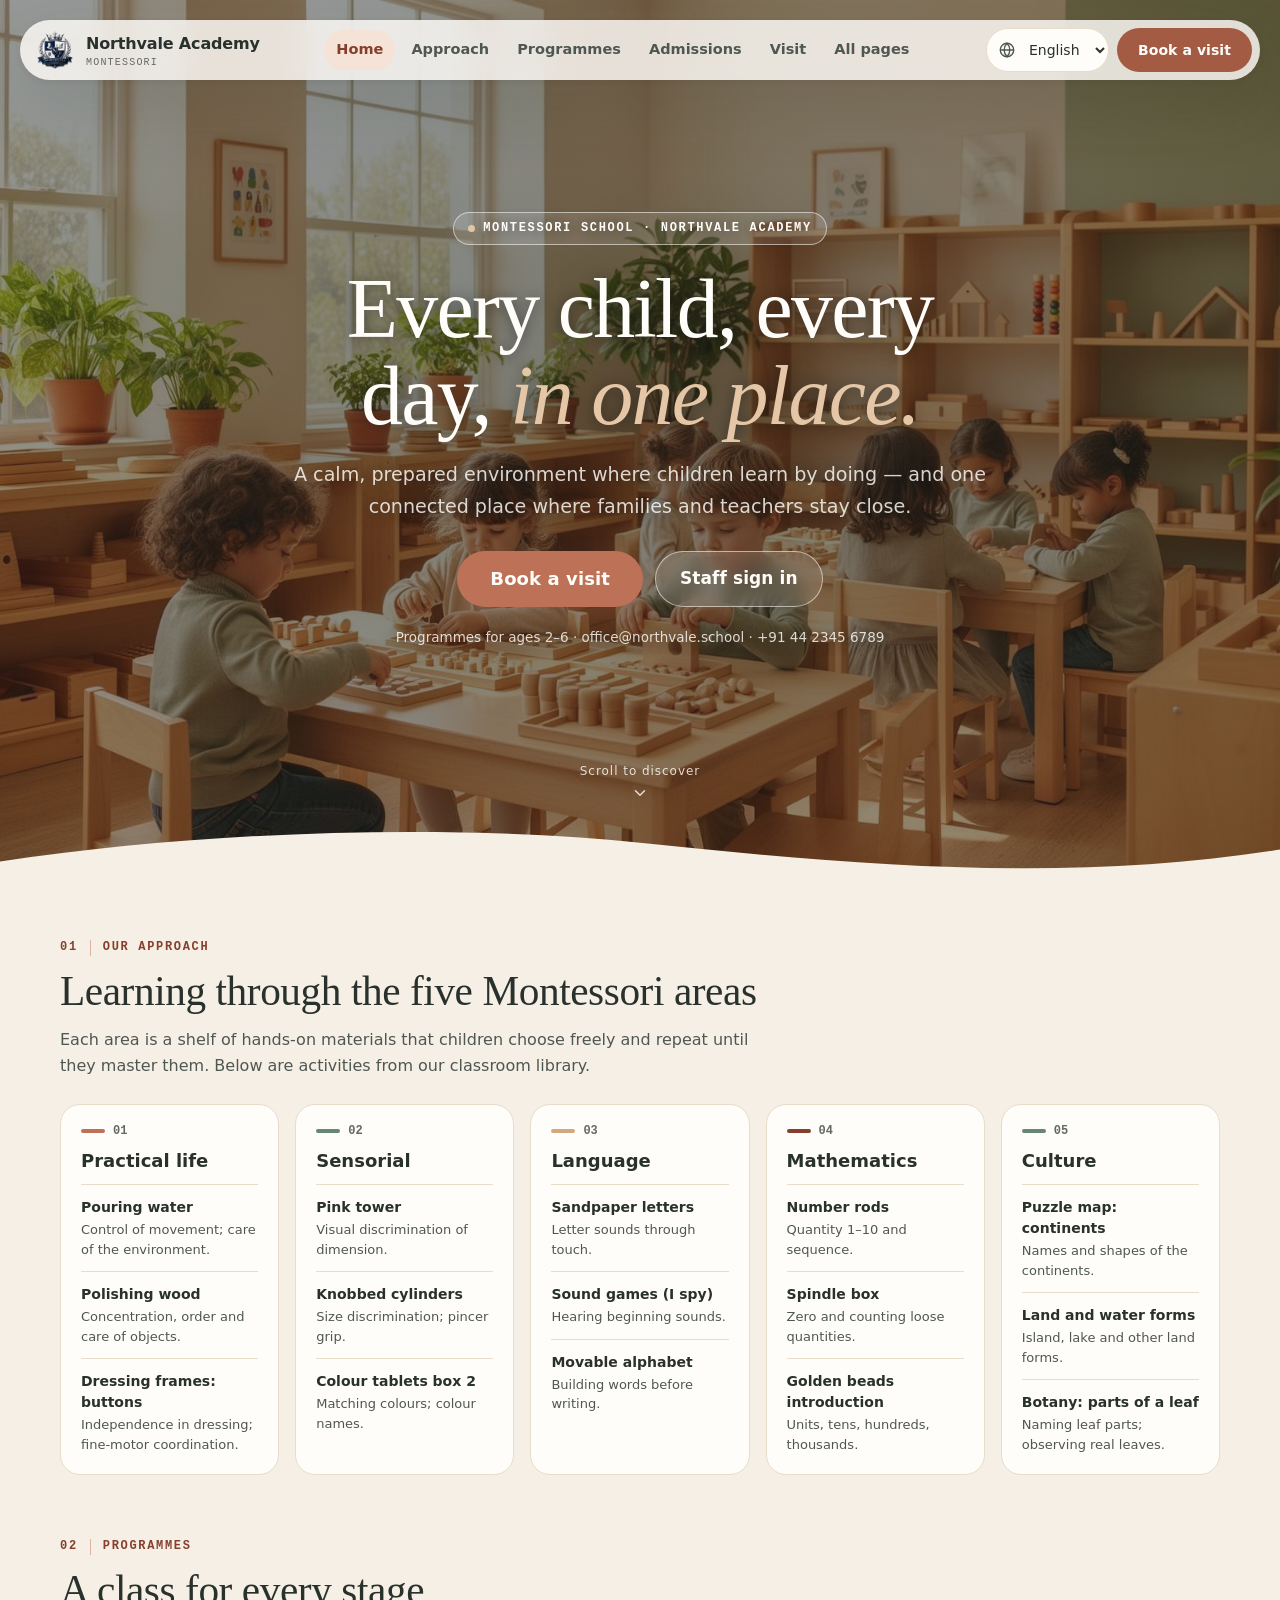
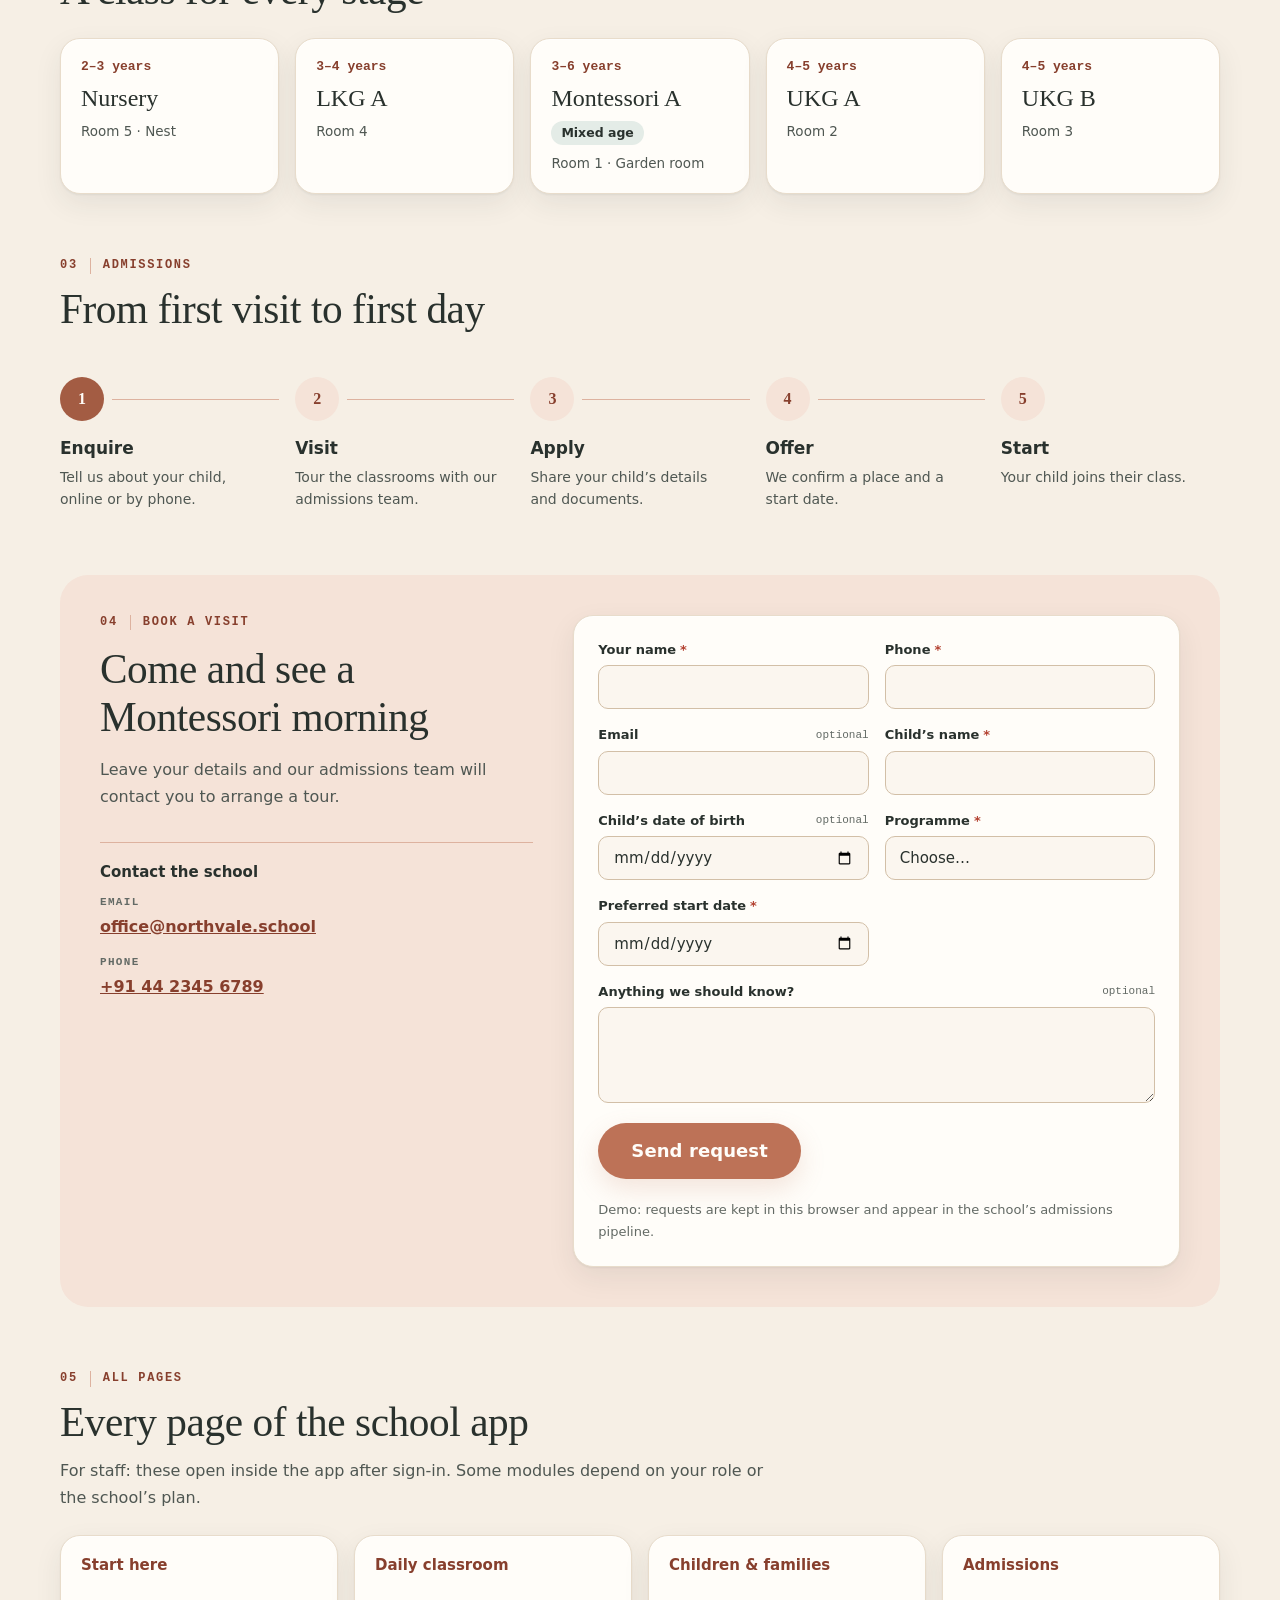
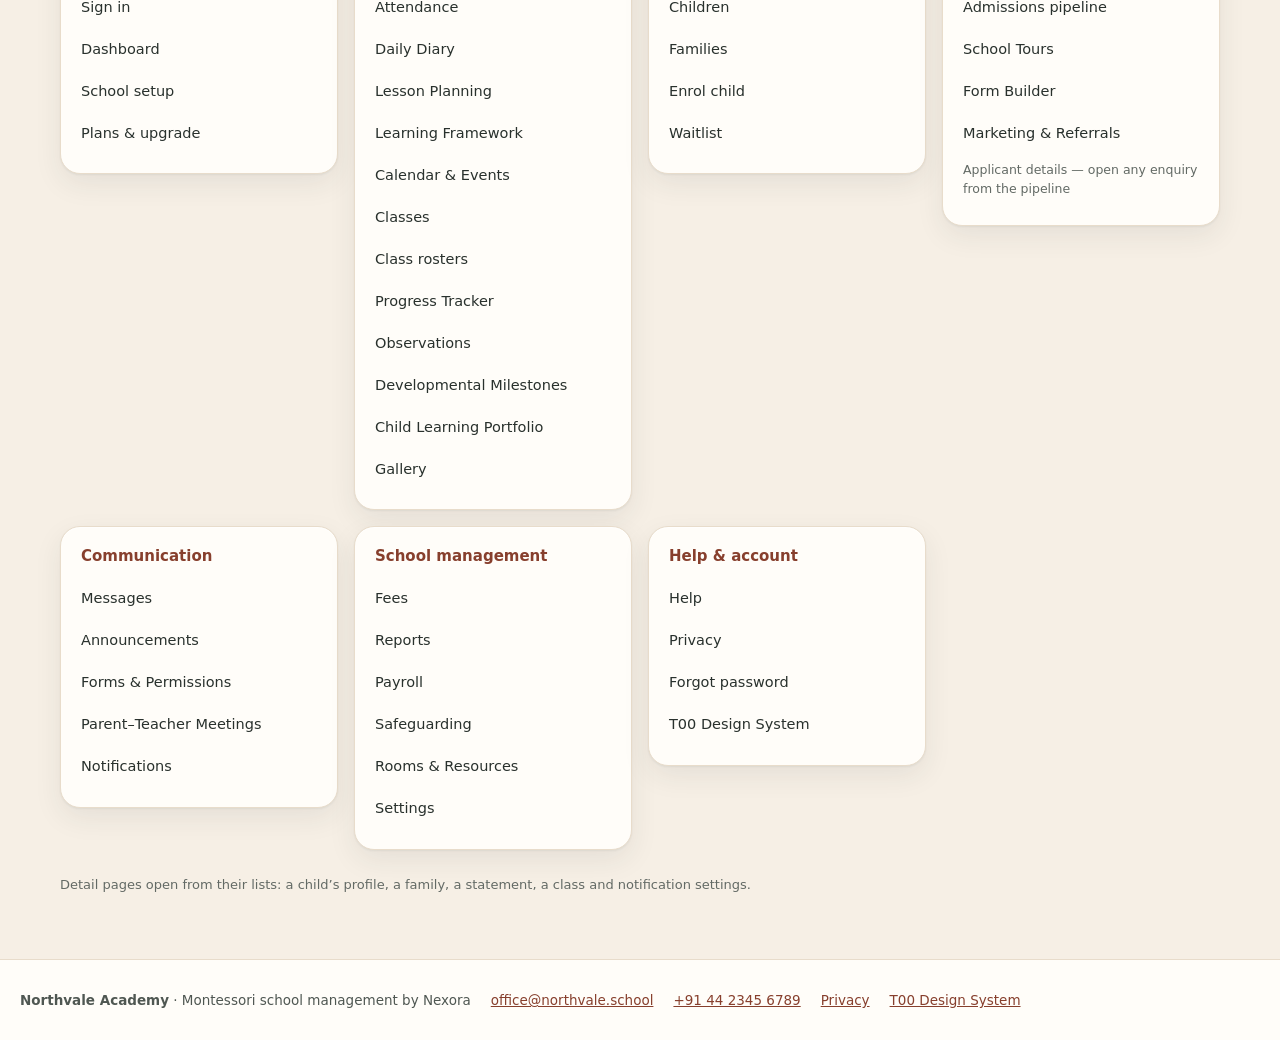
<file: index.html>
<!doctype html>
<html lang="en">
<head>
  <meta charset="utf-8">
  <meta name="viewport" content="width=device-width, initial-scale=1">
  <title>Northvale Academy · Montessori school</title>
  <meta name="description" content="Northvale Academy — a Montessori school. Our approach, programmes, admissions and visit booking, plus every page of the Nexora school app.">
  <script src="config.js"></script>
  <script src="i18n.js"></script>
  <script>document.documentElement.lang = NexoraI18n.locale(); document.documentElement.dir = NexoraI18n.language(NexoraI18n.locale()).dir;</script>
  <link rel="stylesheet" href="styles.css">
</head>
<body class="hm-body">
<a class="skip-link" href="#hm-main">Skip to content</a>
<header class="hm-hero" id="top" aria-labelledby="hm-title">
  <nav class="hm-float" aria-label="Main">
    <a class="brand hm-brand" href="index.html"><img class="brand__logo" src="assets/logos/northvale-crest.png" alt="" width="40" height="40"><span><span class="brand__name" data-school-name>Northvale Academy</span><span class="brand__sub">Montessori</span></span></a>
    <ul class="hm-float__links" id="hm-links">
      <li><a href="#top" aria-current="page" data-i18n="h_navHome">Home</a></li>
      <li><a href="#approach" data-i18n="h_navApproach">Approach</a></li>
      <li><a href="#programmes" data-i18n="h_navProgrammes">Programmes</a></li>
      <li><a href="#admissions" data-i18n="h_navAdmissions">Admissions</a></li>
      <li><a href="#visit" data-i18n="h_navVisit">Visit</a></li>
      <li><a href="#hm-pages" data-i18n="h_navPages">All pages</a></li>
      <li class="hm-float__staff"><a href="signin.html" data-cta data-i18n="h_staffSignIn">Staff sign in</a></li>
    </ul>
    <div class="hm-float__end">
      <div class="hm-lang">
        <label class="sr-only" for="hm-lang" data-i18n="h_language">Language</label>
        <svg class="hm-lang__icon" viewBox="0 0 24 24" width="18" height="18" aria-hidden="true" focusable="false"><circle cx="12" cy="12" r="9" fill="none" stroke="currentColor" stroke-width="1.8"/><path d="M3 12h18M12 3c2.5 2.6 3.8 5.6 3.8 9s-1.3 6.4-3.8 9c-2.5-2.6-3.8-5.6-3.8-9S9.5 5.6 12 3z" fill="none" stroke="currentColor" stroke-width="1.8"/></svg>
        <select id="hm-lang" class="hm-lang__select"></select>
      </div>
      <a class="btn hm-float__cta" href="#visit" data-i18n="h_bookVisit">Book a visit</a>
      <button class="hm-menu" type="button" aria-expanded="false" aria-controls="hm-links" data-menu><span class="sr-only" data-i18n="h_menu">Menu</span><svg viewBox="0 0 24 24" width="22" height="22" aria-hidden="true" focusable="false"><path d="M4 7h16M4 12h16M4 17h16" stroke="currentColor" stroke-width="2" stroke-linecap="round"/></svg></button>
    </div>
  </nav>
  <div class="hm-hero__inner">
    <p class="hm-eyebrow" data-i18n="h_eyebrow">Montessori school · Northvale Academy</p>
    <h1 class="hm-hero__title" id="hm-title"><span data-i18n="taglineStart">Every child, every day, </span><em data-i18n="taglineAccent">in one place.</em></h1>
    <p class="hm-hero__text" data-i18n="h_heroText">A calm, prepared environment where children learn by doing — and one connected place where families and teachers stay close.</p>
    <div class="hm-hero__acts">
      <a class="btn hm-cta" href="#visit" data-i18n="h_bookVisit">Book a visit</a>
      <a class="btn hm-cta-2" href="signin.html" data-cta data-i18n="h_staffSignIn">Staff sign in</a>
    </div>
    <p class="hm-hero__note" data-hero-note></p>
  </div>
  <a class="hm-scroll" href="#approach"><span data-i18n="h_scroll">Scroll to discover</span><svg viewBox="0 0 24 24" width="18" height="18" aria-hidden="true" focusable="false"><path d="M6 9l6 6 6-6" fill="none" stroke="currentColor" stroke-width="2" stroke-linecap="round" stroke-linejoin="round"/></svg></a>
  <svg class="hm-curve" viewBox="0 0 1440 90" preserveAspectRatio="none" aria-hidden="true" focusable="false"><path d="M0 90 V44 C240 6 520 0 720 22 C960 48 1200 70 1440 30 V90 Z"/></svg>
</header>

<main id="hm-main" class="hm">
  <section class="hm-sec" id="approach" aria-labelledby="approach-h">
    <div class="hm-sec__head">
      <p class="hm-kicker"><span>01</span><span data-i18n="h_approachEyebrow">Our approach</span></p>
      <h2 class="hm-h2" id="approach-h" data-i18n="h_approachTitle">Learning through the five Montessori areas</h2>
      <p class="hm-sub" data-i18n="h_approachText">Each area is a shelf of hands-on materials that children choose freely and repeat until they master them.</p>
    </div>
    <ul class="hm-areas" data-areas></ul>
  </section>

  <section class="hm-sec" id="programmes" aria-labelledby="programmes-h">
    <div class="hm-sec__head">
      <p class="hm-kicker"><span>02</span><span data-i18n="h_programmesEyebrow">Programmes</span></p>
      <h2 class="hm-h2" id="programmes-h" data-i18n="h_programmesTitle">A class for every stage</h2>
    </div>
    <ul class="hm-progs" data-programmes></ul>
  </section>

  <section class="hm-sec" id="admissions" aria-labelledby="admissions-h">
    <div class="hm-sec__head">
      <p class="hm-kicker"><span>03</span><span data-i18n="h_admissionsEyebrow">Admissions</span></p>
      <h2 class="hm-h2" id="admissions-h" data-i18n="h_admissionsTitle">From first visit to first day</h2>
    </div>
    <ol class="hm-steps">
      <li><span class="hm-steps__n" aria-hidden="true">1</span><h3 data-i18n="h_step1">Enquire</h3><p data-i18n="h_step1Text"></p></li>
      <li><span class="hm-steps__n" aria-hidden="true">2</span><h3 data-i18n="h_step2">Visit</h3><p data-i18n="h_step2Text"></p></li>
      <li><span class="hm-steps__n" aria-hidden="true">3</span><h3 data-i18n="h_step3">Apply</h3><p data-i18n="h_step3Text"></p></li>
      <li><span class="hm-steps__n" aria-hidden="true">4</span><h3 data-i18n="h_step4">Offer</h3><p data-i18n="h_step4Text"></p></li>
      <li><span class="hm-steps__n" aria-hidden="true">5</span><h3 data-i18n="h_step5">Start</h3><p data-i18n="h_step5Text"></p></li>
    </ol>
  </section>

  <section class="hm-sec hm-visit" id="visit" aria-labelledby="visit-h">
    <div class="hm-visit__intro">
      <p class="hm-kicker"><span>04</span><span data-i18n="h_visitEyebrow">Book a visit</span></p>
      <h2 class="hm-h2" id="visit-h" data-i18n="h_visitTitle">Come and see a Montessori morning</h2>
      <p class="hm-sub" data-i18n="h_visitText">Leave your details and our admissions team will contact you to arrange a tour.</p>
      <div class="hm-contact">
        <h3 data-i18n="h_contactTitle">Contact the school</h3>
        <dl>
          <div><dt data-i18n="h_email">Email</dt><dd><a data-school-email href="mailto:office@northvale.school">office@northvale.school</a></dd></div>
          <div><dt data-i18n="h_phone">Phone</dt><dd><a data-school-phone href="tel:+914423456789" dir="ltr">+91 44 2345 6789</a></dd></div>
        </dl>
      </div>
    </div>
    <div class="panel hm-visit__card">
      <form class="hm-form" data-visit-form novalidate>
        <div class="hm-form__err" role="alert" tabindex="-1" data-form-error hidden></div>
        <div class="hm-form__grid">
          <div class="field"><label class="field__label" for="v-parent"><span data-i18n="h_fParent">Your name</span> <span class="field__req" aria-hidden="true">*</span></label><input class="input" id="v-parent" name="parent" autocomplete="name" required aria-describedby="v-parent-e"><p class="field__hint field__hint--error" hidden id="v-parent-e" data-error-for="parent"></p></div>
          <div class="field"><label class="field__label" for="v-phone"><span data-i18n="h_fPhone">Phone</span> <span class="field__req" aria-hidden="true">*</span></label><input class="input" id="v-phone" name="phone" type="tel" autocomplete="tel" inputmode="tel" dir="ltr" required aria-describedby="v-phone-e"><p class="field__hint field__hint--error" hidden id="v-phone-e" data-error-for="phone"></p></div>
          <div class="field"><label class="field__label" for="v-email"><span data-i18n="h_fEmail">Email</span> <span class="field__extra" data-i18n="h_optional">optional</span></label><input class="input" id="v-email" name="email" type="email" autocomplete="email" dir="ltr" aria-describedby="v-email-e"><p class="field__hint field__hint--error" hidden id="v-email-e" data-error-for="email"></p></div>
          <div class="field"><label class="field__label" for="v-child"><span data-i18n="h_fChild">Child’s name</span> <span class="field__req" aria-hidden="true">*</span></label><input class="input" id="v-child" name="child" required aria-describedby="v-child-e"><p class="field__hint field__hint--error" hidden id="v-child-e" data-error-for="child"></p></div>
          <div class="field"><label class="field__label" for="v-dob"><span data-i18n="h_fDob">Child’s date of birth</span> <span class="field__extra" data-i18n="h_optional">optional</span></label><input class="input" id="v-dob" name="dob" type="date" aria-describedby="v-dob-e"><p class="field__hint field__hint--error" hidden id="v-dob-e" data-error-for="dob"></p></div>
          <div class="field"><label class="field__label" for="v-programme"><span data-i18n="h_fProgramme">Programme</span> <span class="field__req" aria-hidden="true">*</span></label><select class="input" id="v-programme" name="programme" required aria-describedby="v-programme-e" data-levels></select><p class="field__hint field__hint--error" hidden id="v-programme-e" data-error-for="programme"></p></div>
          <div class="field"><label class="field__label" for="v-start"><span data-i18n="h_fStart">Preferred start date</span> <span class="field__req" aria-hidden="true">*</span></label><input class="input" id="v-start" name="preferredStart" type="date" required aria-describedby="v-start-e"><p class="field__hint field__hint--error" hidden id="v-start-e" data-error-for="preferredStart"></p></div>
          <div class="field hm-form__wide"><label class="field__label" for="v-message"><span data-i18n="h_fMessage">Anything we should know?</span> <span class="field__extra" data-i18n="h_optional">optional</span></label><textarea class="input" id="v-message" name="message" rows="3" maxlength="1000"></textarea></div>
        </div>
        <button class="btn hm-cta hm-form__send" type="submit" data-send><span data-i18n="h_send">Send request</span></button>
        <p class="hm-sub hm-sub--small" data-i18n="h_demoNote">Demo: requests are kept in this browser and appear in the school’s admissions pipeline.</p>
      </form>
      <div class="hm-done" data-visit-done hidden tabindex="-1">
        <span class="hm-done__icon" aria-hidden="true"><svg viewBox="0 0 24 24" width="28" height="28" focusable="false"><path d="M5 12.5l4.5 4.5L19 7.5" fill="none" stroke="currentColor" stroke-width="2.4" stroke-linecap="round" stroke-linejoin="round"/></svg></span>
        <h3 data-i18n="h_successTitle">Thank you — we’ve received your request</h3>
        <p data-i18n="h_successText">Our admissions team will contact you to arrange a visit.</p>
        <button class="btn btn--secondary" type="button" data-again data-i18n="h_again">Send another request</button>
      </div>
    </div>
  </section>

  <section class="hm-sec hm-pages" id="hm-pages" aria-labelledby="hm-pages-h">
    <div class="hm-sec__head">
      <p class="hm-kicker"><span>05</span><span data-i18n="h_navPages">All pages</span></p>
      <h2 class="hm-h2" id="hm-pages-h" data-i18n="h_pagesTitle">Every page of the school app</h2>
      <p class="hm-sub" data-i18n="h_pagesText">For staff: these open inside the app after sign-in. Some modules depend on your role or the school’s plan.</p>
    </div>
    <div class="hm-grid">
      <section class="panel hm-group" aria-labelledby="g-start"><h3 id="g-start" data-i18n="h_g_start">Start here</h3><ul>
        <li><a href="signin.html" data-i18n="h_p_signin">Sign in</a></li>
        <li><a href="dashboard.html" data-i18n="h_p_dashboard">Dashboard</a></li>
        <li><a href="setup.html" data-i18n="h_p_setup">School setup</a></li>
        <li><a href="plans.html" data-i18n="h_p_plans">Plans &amp; upgrade</a></li>
      </ul></section>
      <section class="panel hm-group" aria-labelledby="g-class"><h3 id="g-class" data-i18n="h_g_class">Daily classroom</h3><ul>
        <li><a href="app.html?page=attendance" data-i18n="h_p_attendance">Attendance</a></li>
        <li><a href="app.html?page=diary" data-i18n="h_p_diary">Daily Diary</a></li>
        <li><a href="app.html?page=lessons" data-i18n="h_p_lessons">Lesson Planning</a></li>
        <li><a href="app.html?page=framework" data-i18n="h_p_framework">Learning Framework</a></li>
        <li><a href="app.html?page=calendar" data-i18n="h_p_calendar">Calendar &amp; Events</a></li>
        <li><a href="app.html?page=classes" data-i18n="h_p_classes">Classes</a></li>
        <li><a href="app.html?page=roster" data-i18n="h_p_roster">Class rosters</a></li>
        <li><a href="app.html?page=classroom-tracker" data-i18n="h_p_tracker">Progress Tracker</a></li>
        <li><a href="app.html?page=observations" data-i18n="h_p_observations">Observations</a></li>
        <li><a href="app.html?page=milestones" data-i18n="h_p_milestones">Developmental Milestones</a></li>
        <li><a href="app.html?page=portfolio" data-i18n="h_p_portfolio">Child Learning Portfolio</a></li>
        <li><a href="app.html?page=gallery" data-i18n="h_p_gallery">Gallery</a></li>
      </ul></section>
      <section class="panel hm-group" aria-labelledby="g-kids"><h3 id="g-kids" data-i18n="h_g_kids">Children &amp; families</h3><ul>
        <li><a href="app.html?page=children" data-i18n="h_p_children">Children</a></li>
        <li><a href="app.html?page=families" data-i18n="h_p_families">Families</a></li>
        <li><a href="app.html?page=enrol" data-i18n="h_p_enrol">Enrol child</a></li>
        <li><a href="app.html?page=waitlist" data-i18n="h_p_waitlist">Waitlist</a></li>
      </ul></section>
      <section class="panel hm-group" aria-labelledby="g-adm"><h3 id="g-adm" data-i18n="h_g_adm">Admissions</h3><ul>
        <li><a href="app.html?page=admissions" data-i18n="h_p_admissions">Admissions pipeline</a></li>
        <li><a href="app.html?page=tours" data-i18n="h_p_tours">School Tours</a></li>
        <li><a href="app.html?page=form-builder" data-i18n="h_p_formbuilder">Form Builder</a></li>
        <li><a href="app.html?page=marketing" data-i18n="h_p_marketing">Marketing &amp; Referrals</a></li>
        <li><span class="hm-detail" data-i18n="h_p_applicant">Applicant details — open any enquiry from the pipeline</span></li>
      </ul></section>
      <section class="panel hm-group" aria-labelledby="g-comm"><h3 id="g-comm" data-i18n="h_g_comm">Communication</h3><ul>
        <li><a href="app.html?page=messages" data-i18n="h_p_messages">Messages</a></li>
        <li><a href="app.html?page=communication" data-i18n="h_p_announcements">Announcements</a></li>
        <li><a href="app.html?page=forms" data-i18n="h_p_forms">Forms &amp; Permissions</a></li>
        <li><a href="app.html?page=meetings" data-i18n="h_p_meetings">Parent–Teacher Meetings</a></li>
        <li><a href="app.html?page=notifications" data-i18n="h_p_notifications">Notifications</a></li>
      </ul></section>
      <section class="panel hm-group" aria-labelledby="g-mgmt"><h3 id="g-mgmt" data-i18n="h_g_mgmt">School management</h3><ul>
        <li><a href="app.html?page=fees" data-i18n="h_p_fees">Fees</a></li>
        <li><a href="app.html?page=reports" data-i18n="h_p_reports">Reports</a></li>
        <li><a href="app.html?page=payroll" data-i18n="h_p_payroll">Payroll</a></li>
        <li><a href="app.html?page=safeguarding" data-i18n="h_p_safeguarding">Safeguarding</a></li>
        <li><a href="app.html?page=resources" data-i18n="h_p_resources">Rooms &amp; Resources</a></li>
        <li><a href="app.html?page=settings" data-i18n="h_p_settings">Settings</a></li>
      </ul></section>
      <section class="panel hm-group" aria-labelledby="g-help"><h3 id="g-help" data-i18n="h_g_help">Help &amp; account</h3><ul>
        <li><a href="support.html?topic=help" data-i18n="h_p_help">Help</a></li>
        <li><a href="support.html?topic=privacy" data-i18n="h_p_privacy">Privacy</a></li>
        <li><a href="forgot-password.html" data-i18n="h_p_forgot">Forgot password</a></li>
        <li><a href="design-system.html" data-i18n="h_p_ds">T00 Design System</a></li>
      </ul></section>
      <section class="panel hm-group" data-more hidden aria-labelledby="g-more"><h3 id="g-more" data-i18n="h_g_more">More pages</h3><ul data-more-list></ul></section>
    </div>
    <p class="hm-sub hm-sub--small" data-i18n="h_pagesNote">Detail pages open from their lists: a child’s profile, a family, a statement, a class and notification settings.</p>
  </section>
</main>
<footer class="hm-foot">
  <span><strong data-school-name>Northvale Academy</strong> · <span data-i18n="h_footer">Montessori school management by Nexora</span></span>
  <a data-school-email href="mailto:office@northvale.school">office@northvale.school</a>
  <a data-school-phone href="tel:+914423456789" dir="ltr">+91 44 2345 6789</a>
  <a href="support.html?topic=privacy" data-i18n="h_p_privacy">Privacy</a>
  <a href="design-system.html" data-i18n="h_p_ds">T00 Design System</a>
</footer>
<script src="store.js"></script>
<script src="home.js"></script>
</body>
</html>
</file>
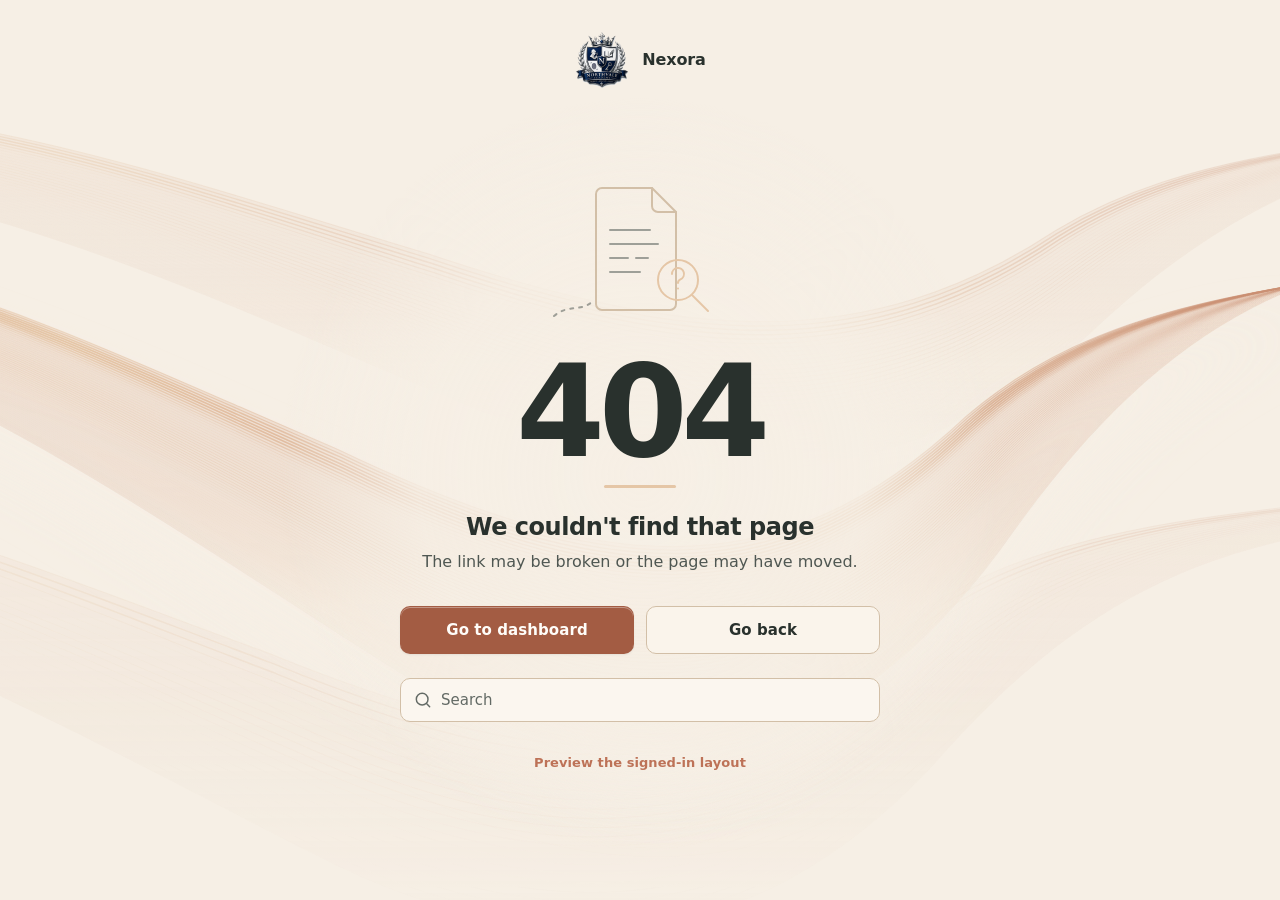
<file: access-denied.html>
<!doctype html>
<html lang="en">
<head>
  <meta charset="utf-8">
  <meta name="viewport" content="width=device-width, initial-scale=1, viewport-fit=cover">
  <title>No access · Nexora</title>
  <script src="config.js"></script>
  <link rel="stylesheet" href="styles.css">
</head>
<body>

<div class="backdrop" aria-hidden="true" data-backdrop>
  <svg class="wave wave--back" data-wave="back" viewBox="0 0 1600 900" preserveAspectRatio="xMidYMid slice" focusable="false"></svg>
  <svg class="wave wave--front" data-wave="front" viewBox="0 0 1600 900" preserveAspectRatio="xMidYMid slice" focusable="false"></svg>
  <svg class="wave wave--sheen" data-wave="sheen" viewBox="0 0 1600 900" preserveAspectRatio="xMidYMid slice" focusable="false"></svg>
</div>

<a class="skip-link" href="#content">Skip to content</a>

<div class="main" id="main">
  <main class="nf-page" id="content" tabindex="-1">
    <noscript><p>You don't have access to this page. <a href="design-system.html">Back to dashboard</a></p></noscript>
  </main>
</div>

<script src="store.js"></script>
<script src="backdrop.js"></script>
<script src="toast.js"></script>
<script src="connectivity.js"></script>
<script src="bell.js"></script>
<script src="shell.js"></script>
<script src="notfound.js"></script>
<script src="access.js"></script>
</body>
</html>
</file>
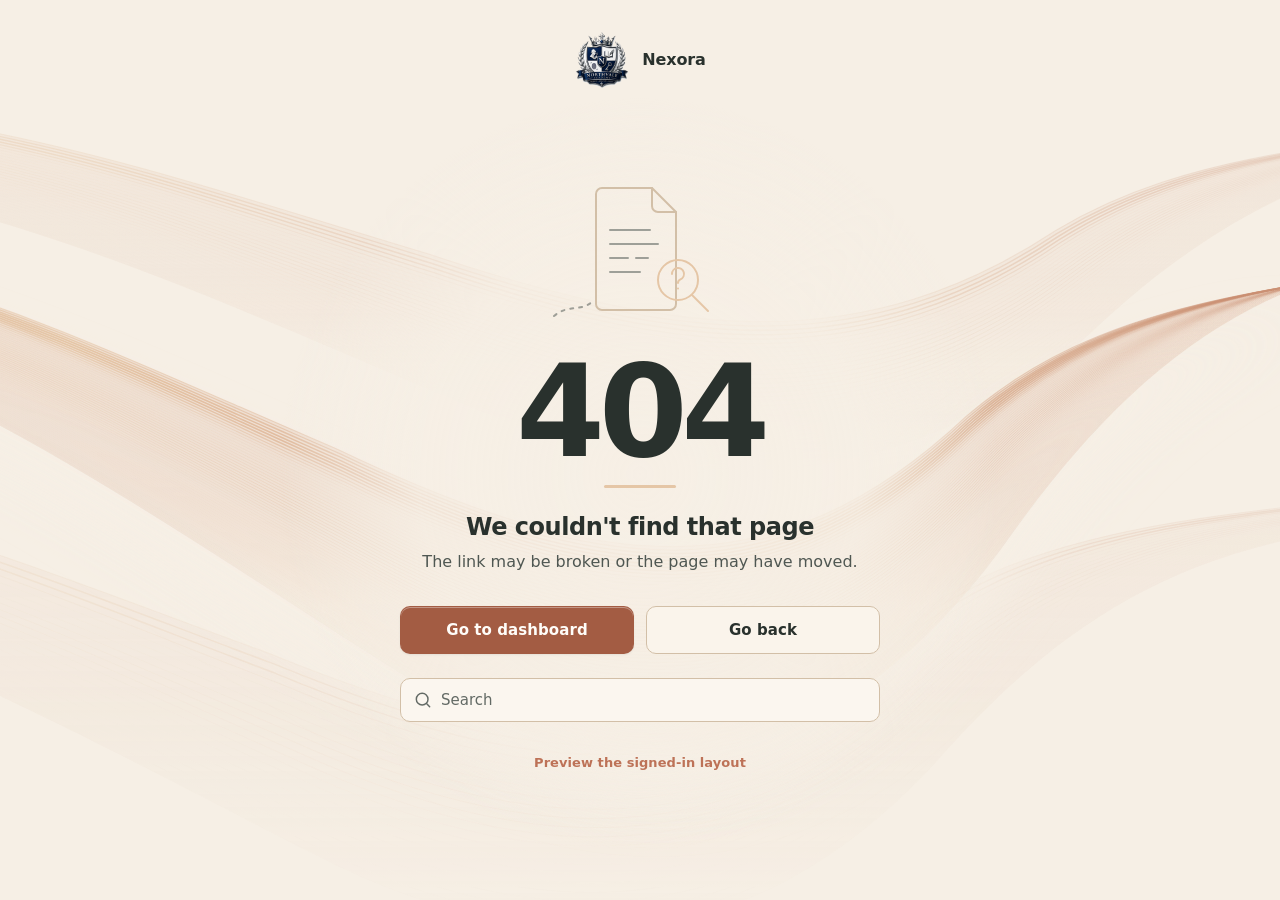
<file: app.html>
<!doctype html>
<html lang="en">
<head>
  <meta charset="utf-8">
  <meta name="viewport" content="width=device-width, initial-scale=1, viewport-fit=cover">
  <title>Nexora</title>
  <script src="config.js"></script>
  <link rel="stylesheet" href="styles.css">
</head>
<body>

<div class="backdrop" aria-hidden="true" data-backdrop>
  <svg class="wave wave--back" data-wave="back" viewBox="0 0 1600 900" preserveAspectRatio="xMidYMid slice" focusable="false"></svg>
  <svg class="wave wave--front" data-wave="front" viewBox="0 0 1600 900" preserveAspectRatio="xMidYMid slice" focusable="false"></svg>
  <svg class="wave wave--sheen" data-wave="sheen" viewBox="0 0 1600 900" preserveAspectRatio="xMidYMid slice" focusable="false"></svg>
</div>

<a class="skip-link" href="#content">Skip to content</a>

<div class="main" id="main">
  <main class="nf-page" id="content" tabindex="-1">
    <noscript><p>Turn on JavaScript to open this page, or go to the <a href="design-system.html">dashboard</a>.</p></noscript>
  </main>
</div>

<script src="store.js"></script>
<script src="backdrop.js"></script>
<script src="toast.js"></script>
<script src="connectivity.js"></script>
<script src="bell.js"></script>
<script src="shell.js"></script>
<script src="notfound.js"></script>
<script src="plan.js"></script>
<script src="workflows.js"></script>
<script src="modules.js"></script>
<script src="notifications.js"></script>
<script src="children.js"></script>
<script src="enrol.js"></script>
<script src="families.js"></script>
<script src="classes.js"></script>
<script src="classdetail.js"></script>
<script src="attendance.js"></script>
<script src="diary.js"></script>
<script src="calendar.js"></script>
<script src="lessons.js"></script>
<script src="framework.js"></script>
<script src="observations.js"></script>
<script src="tracker.js"></script>
<script src="milestones.js"></script>
<script src="portfolio.js"></script>
<script src="resources.js"></script>
<script src="inbox.js"></script>
<script src="announcements.js"></script>
<script src="formkit.js"></script>
<script src="forms.js"></script>
<script src="formbuilder.js"></script>
<script src="meetings.js"></script>
<script src="admissions.js"></script>
<script src="tours.js"></script>
<script src="waitlist.js"></script>
<script src="marketing.js"></script>
<script src="app.js"></script>
</body>
</html>
</file>
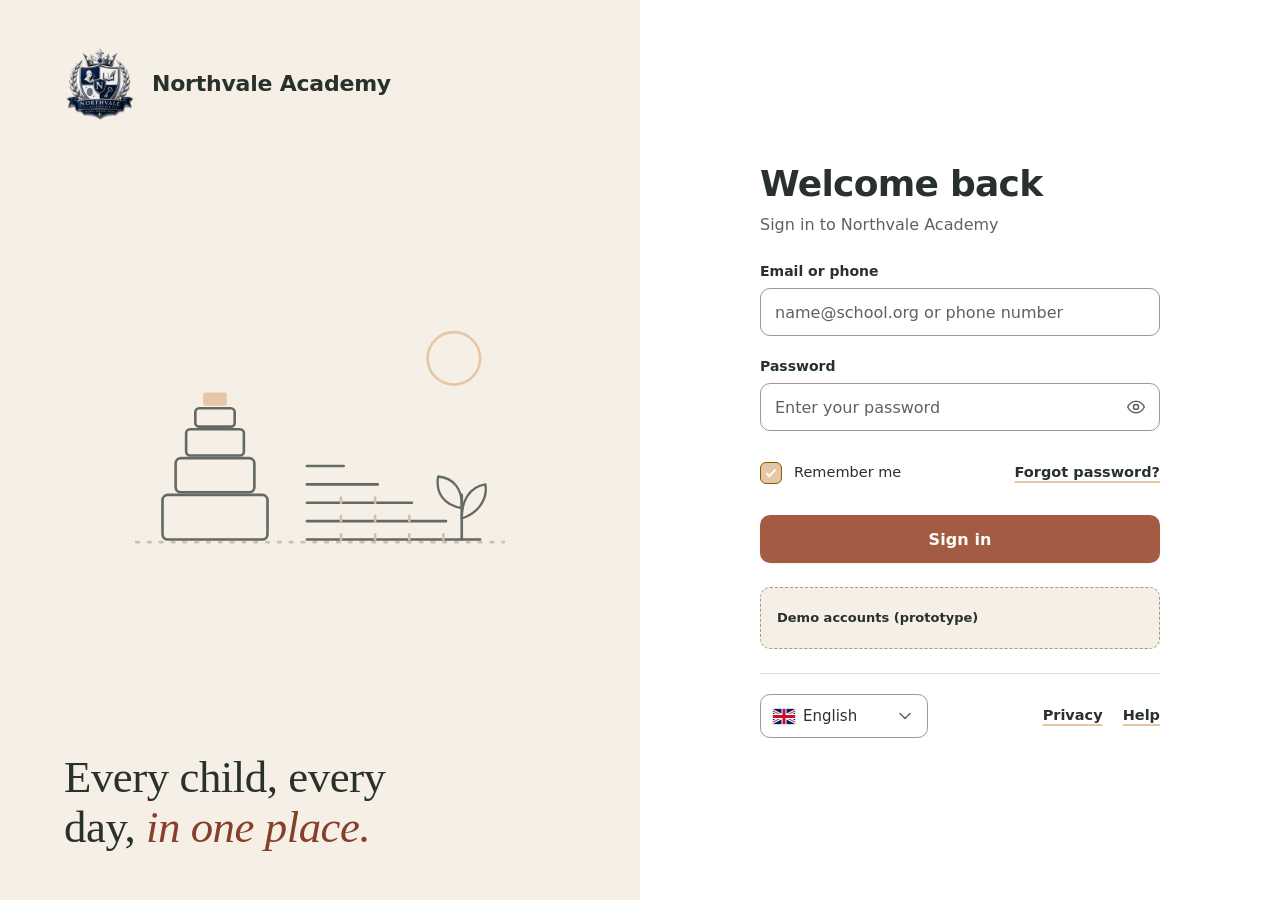
<file: dashboard.html>
<!doctype html>
<html lang="en">
<head>
  <meta charset="utf-8">
  <meta name="viewport" content="width=device-width, initial-scale=1, viewport-fit=cover">
  <title>Dashboard · Nexora</title>
  <meta name="description" content="Today at your school: attendance, ratios, follow-ups and the actions that need you.">
  <script src="config.js"></script>
  <link rel="stylesheet" href="styles.css">
</head>
<body>

<div class="backdrop" aria-hidden="true" data-backdrop>
  <svg class="wave wave--back" data-wave="back" viewBox="0 0 1600 900" preserveAspectRatio="xMidYMid slice" focusable="false"></svg>
  <svg class="wave wave--front" data-wave="front" viewBox="0 0 1600 900" preserveAspectRatio="xMidYMid slice" focusable="false"></svg>
  <svg class="wave wave--sheen" data-wave="sheen" viewBox="0 0 1600 900" preserveAspectRatio="xMidYMid slice" focusable="false"></svg>
</div>

<a class="skip-link" href="#content">Skip to content</a>

<div class="main" id="main">
  <main class="dash" id="content" tabindex="-1">
    <noscript><p>Turn on JavaScript to see today’s dashboard.</p></noscript>
  </main>
</div>

<script src="store.js"></script>
<script src="backdrop.js"></script>
<script src="toast.js"></script>
<script src="connectivity.js"></script>
<script src="bell.js"></script>
<script src="shell.js"></script>
<script src="workflows.js"></script>
<script src="dashboard.js"></script>
</body>
</html>
</file>
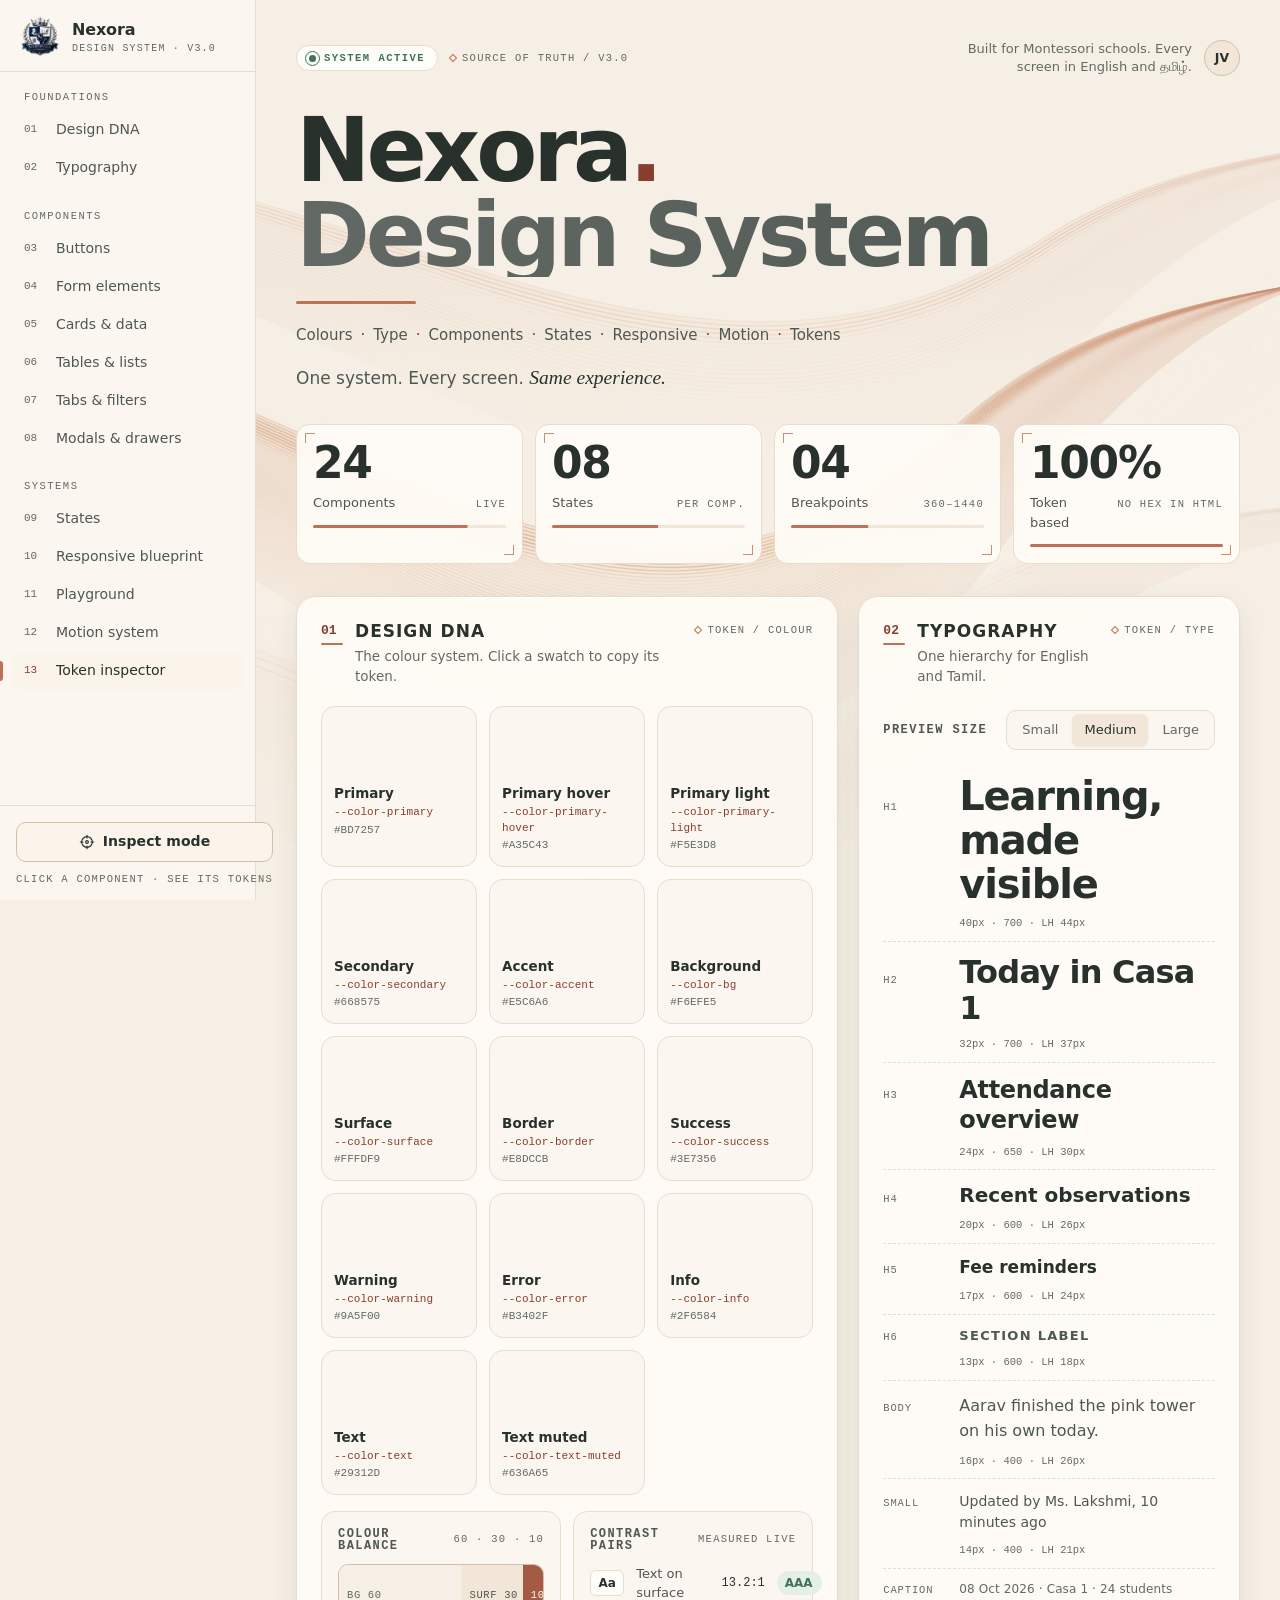
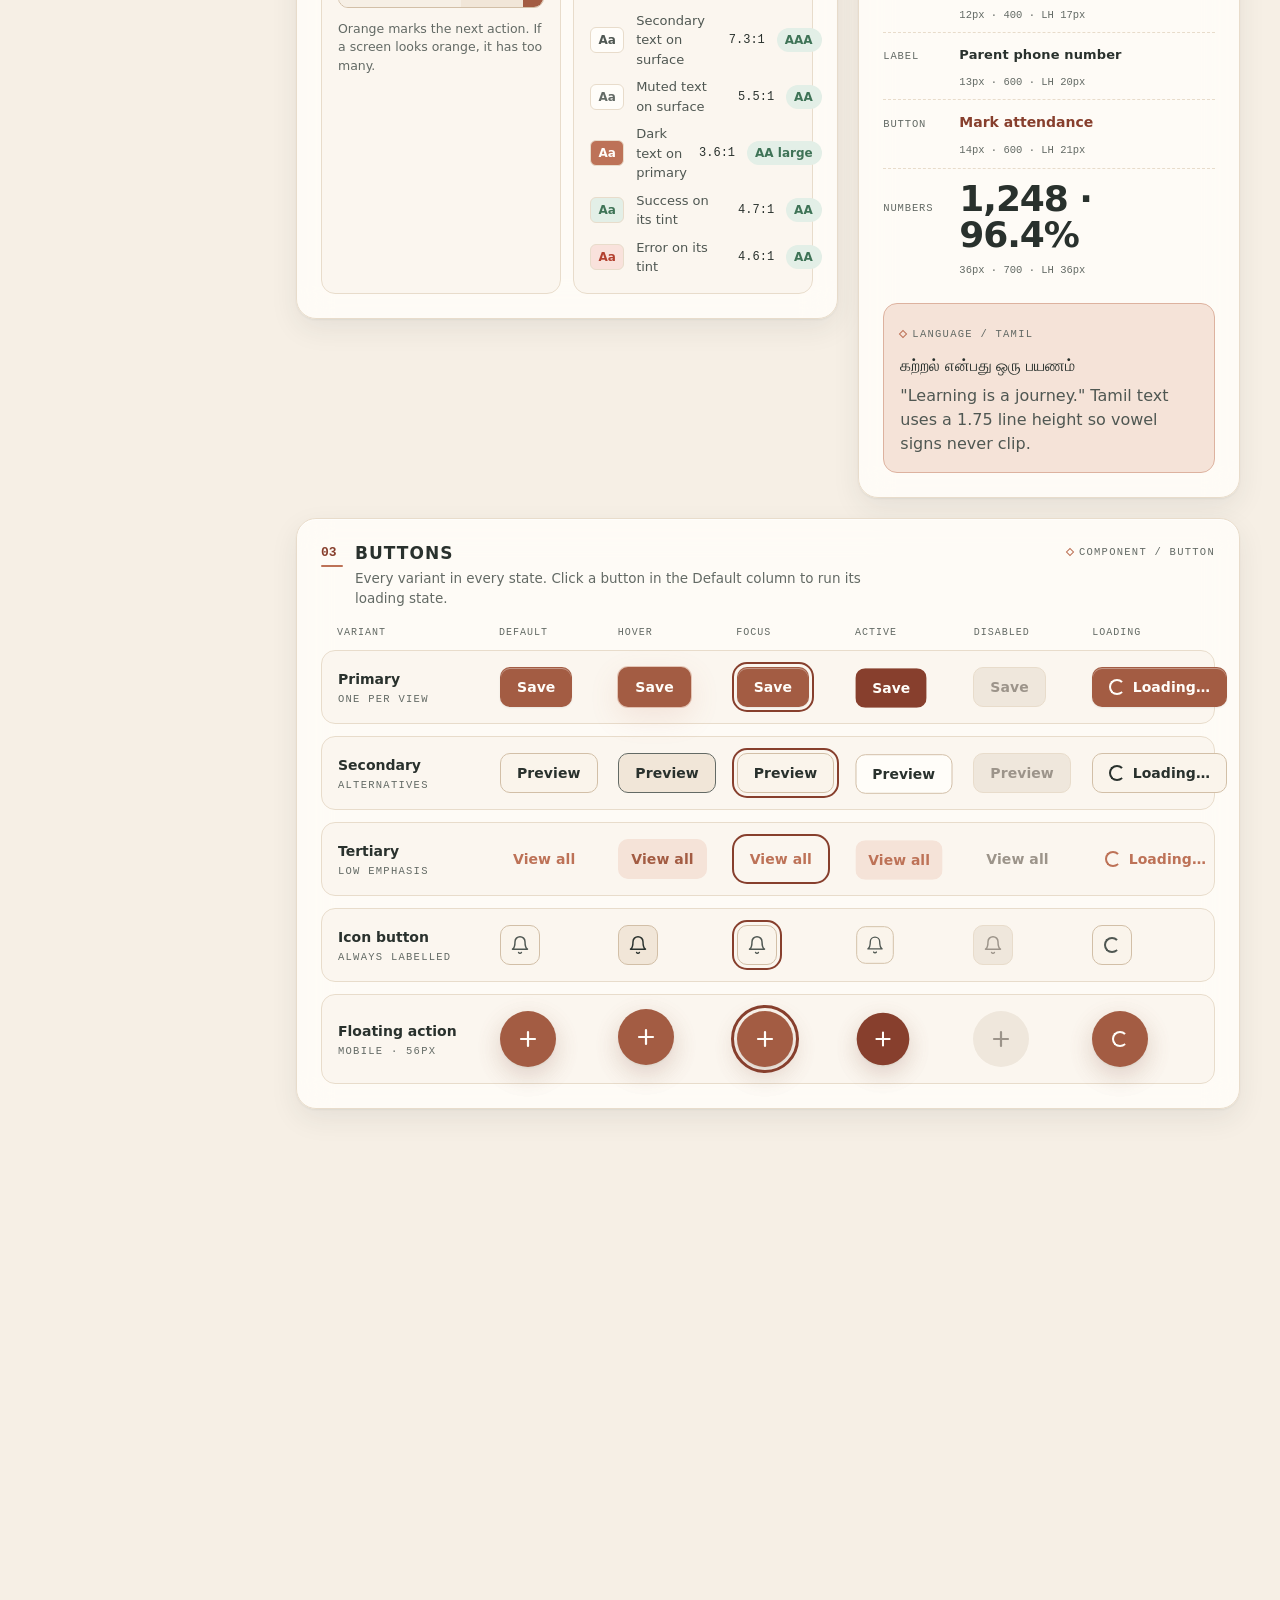
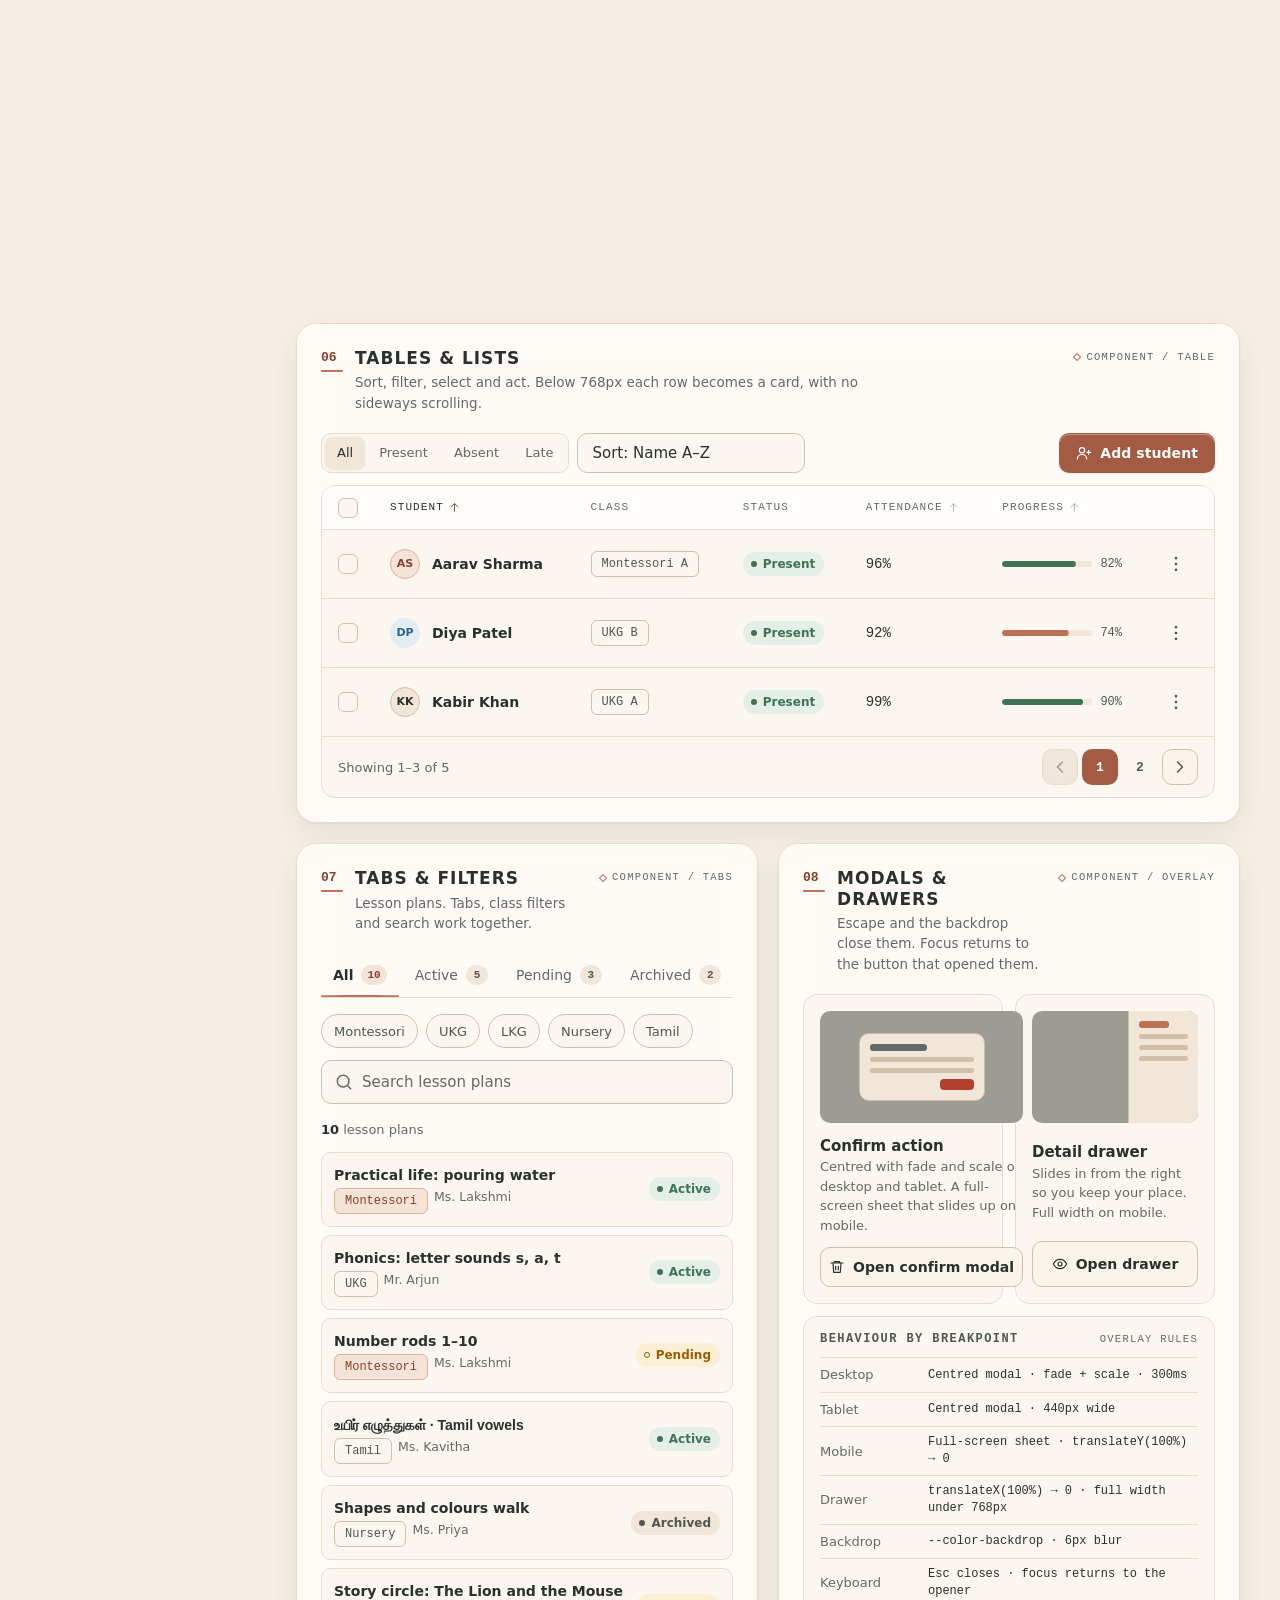
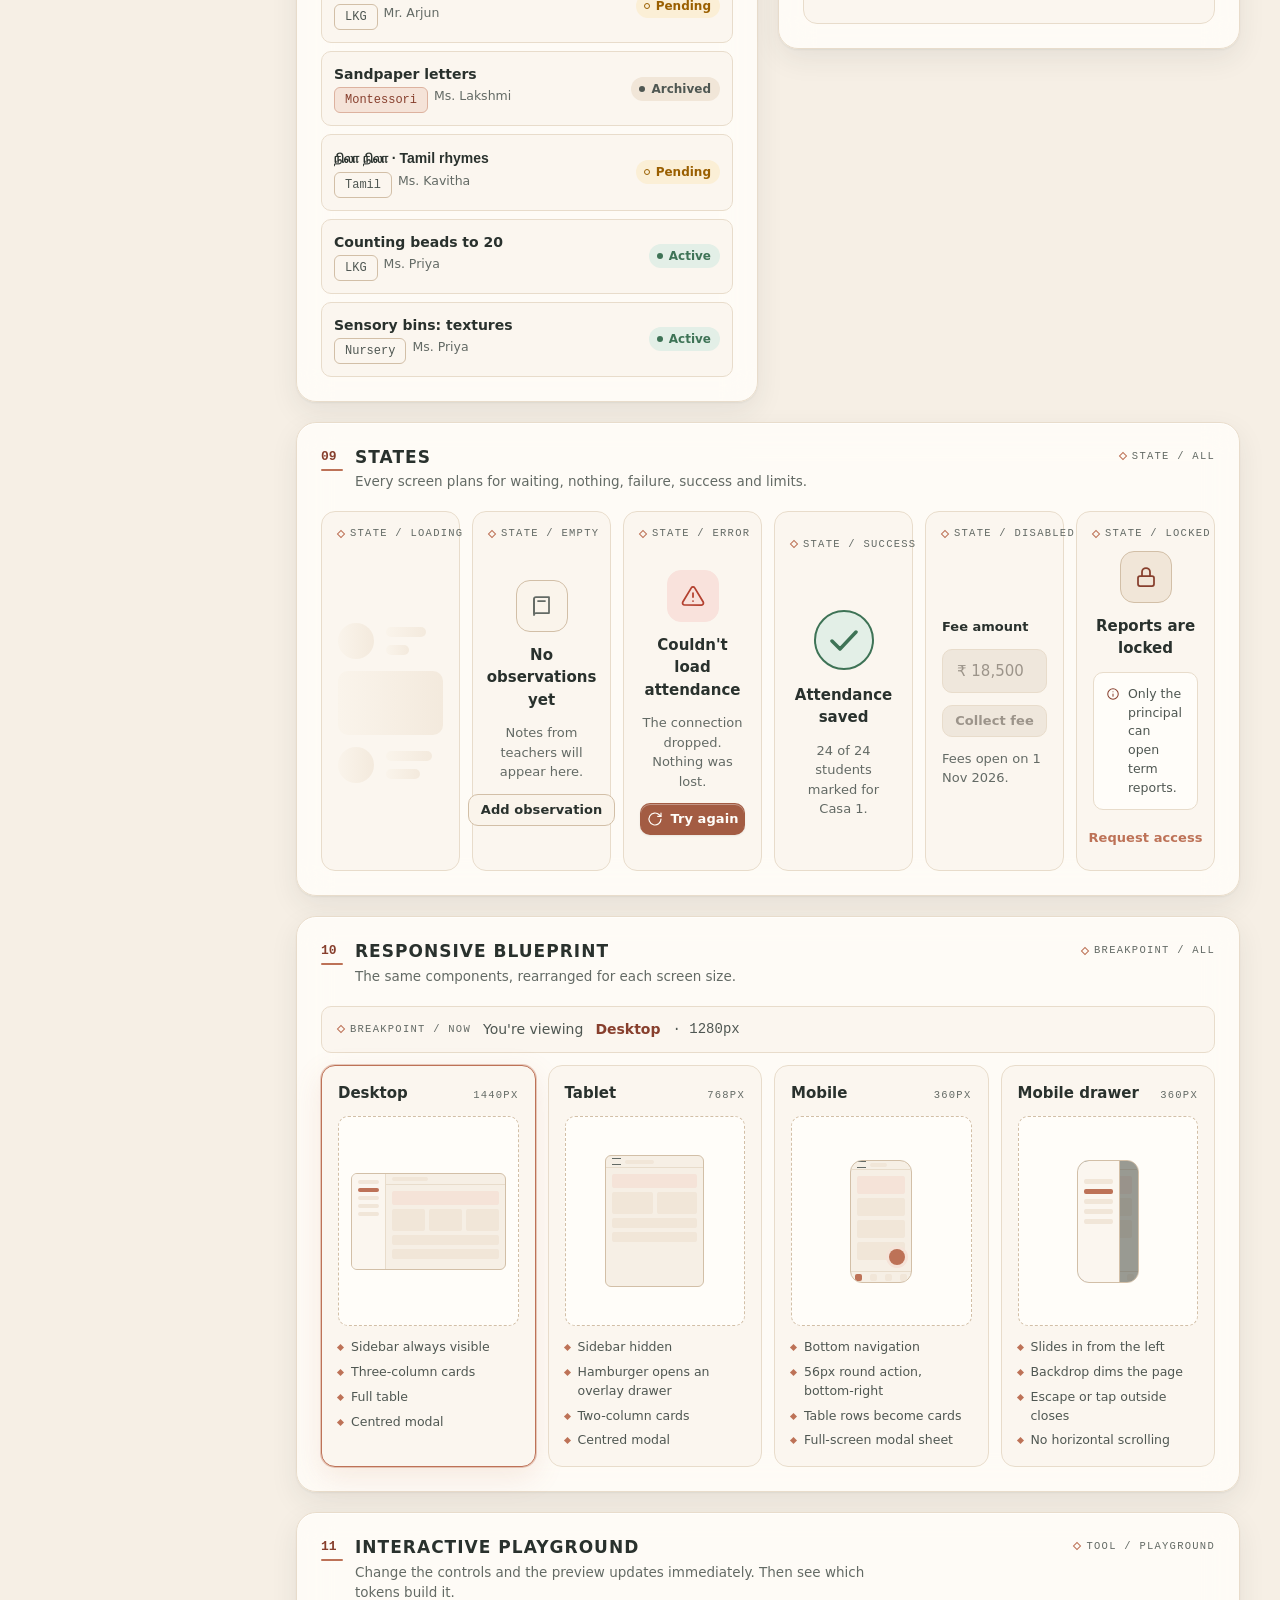
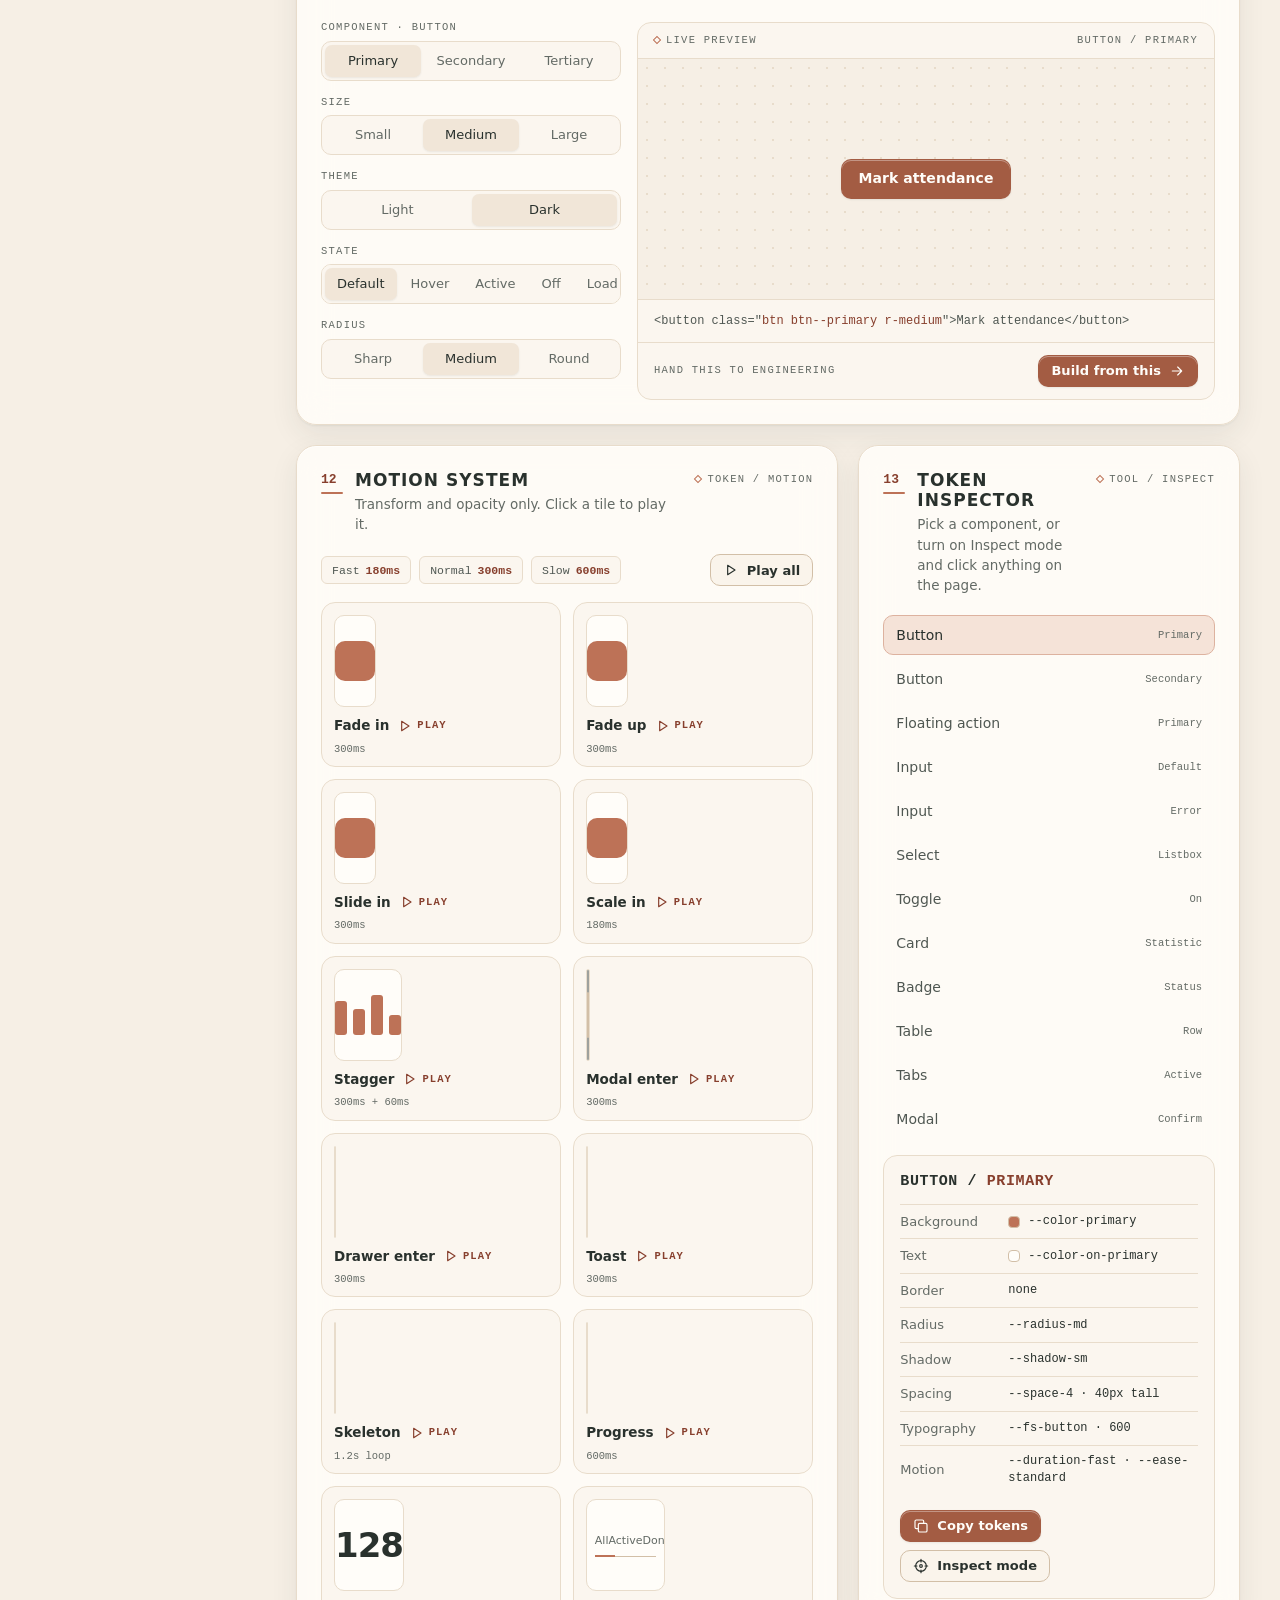
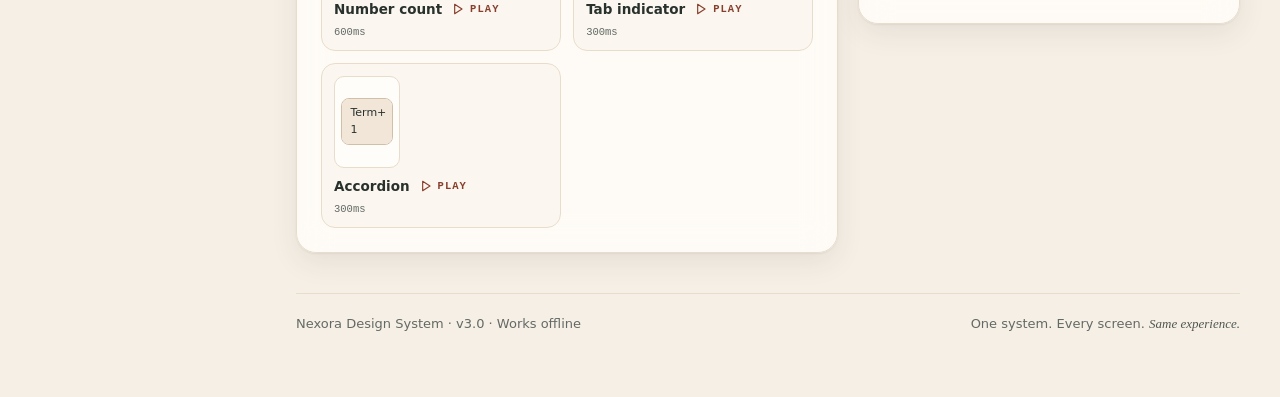
<file: design-system.html>
<!doctype html>
<html lang="en">
<head>
  <meta charset="utf-8">
  <meta name="viewport" content="width=device-width, initial-scale=1, viewport-fit=cover">
  <title>Nexora Design System</title>
  <meta name="description" content="Nexora Design System: colours, type, components, states, responsive rules, motion and tokens. One system. Every screen. Same experience.">
  <script src="config.js"></script>
  <link rel="stylesheet" href="styles.css">
  <script>document.documentElement.classList.add('js');</script>
</head>
<body>

<div class="backdrop" aria-hidden="true" data-backdrop>
  <svg class="wave wave--back" data-wave="back" viewBox="0 0 1600 900" preserveAspectRatio="xMidYMid slice" focusable="false"></svg>
  <svg class="wave wave--front" data-wave="front" viewBox="0 0 1600 900" preserveAspectRatio="xMidYMid slice" focusable="false"></svg>
  <svg class="wave wave--sheen" data-wave="sheen" viewBox="0 0 1600 900" preserveAspectRatio="xMidYMid slice" focusable="false"></svg>
</div>

<svg xmlns="http://www.w3.org/2000/svg" hidden aria-hidden="true">
  <symbol id="i-menu" viewBox="0 0 24 24"><path d="M4 7h16M4 12h16M4 17h10"/></symbol>
  <symbol id="i-x" viewBox="0 0 24 24"><path d="M18 6 6 18M6 6l12 12"/></symbol>
  <symbol id="i-check" viewBox="0 0 24 24"><path d="M20 6 9 17l-5-5"/></symbol>
  <symbol id="i-plus" viewBox="0 0 24 24"><path d="M12 5v14M5 12h14"/></symbol>
  <symbol id="i-chevron-down" viewBox="0 0 24 24"><path d="m6 9 6 6 6-6"/></symbol>
  <symbol id="i-chevron-left" viewBox="0 0 24 24"><path d="m15 18-6-6 6-6"/></symbol>
  <symbol id="i-chevron-right" viewBox="0 0 24 24"><path d="m9 18 6-6-6-6"/></symbol>
  <symbol id="i-sort" viewBox="0 0 24 24"><path d="M12 19V5M6 11l6-6 6 6"/></symbol>
  <symbol id="i-search" viewBox="0 0 24 24"><circle cx="11" cy="11" r="7"/><path d="m20 20-3.5-3.5"/></symbol>
  <symbol id="i-more" viewBox="0 0 24 24"><path d="M12 5h.01M12 12h.01M12 19h.01" stroke-width="3.2"/></symbol>
  <symbol id="i-trash" viewBox="0 0 24 24"><path d="M3 6h18M8 6V4h8v2M6 6l1 14h10l1-14M10 11v5M14 11v5"/></symbol>
  <symbol id="i-eye" viewBox="0 0 24 24"><path d="M2 12s3.5-7 10-7 10 7 10 7-3.5 7-10 7S2 12 2 12z"/><circle cx="12" cy="12" r="3"/></symbol>
  <symbol id="i-pencil" viewBox="0 0 24 24"><path d="M12 20h9"/><path d="M16.5 3.5a2.1 2.1 0 0 1 3 3L7 19l-4 1 1-4z"/></symbol>
  <symbol id="i-copy" viewBox="0 0 24 24"><rect x="8" y="8" width="13" height="13" rx="2"/><path d="M16 8V5a2 2 0 0 0-2-2H5a2 2 0 0 0-2 2v9a2 2 0 0 0 2 2h3"/></symbol>
  <symbol id="i-lock" viewBox="0 0 24 24"><rect x="4" y="11" width="16" height="10" rx="2"/><path d="M8 11V7a4 4 0 0 1 8 0v4"/></symbol>
  <symbol id="i-refresh" viewBox="0 0 24 24"><path d="M21 12a9 9 0 1 1-2.64-6.36L21 8"/><path d="M21 3v5h-5"/></symbol>
  <symbol id="i-inbox" viewBox="0 0 24 24"><path d="M22 12h-6l-2 3h-4l-2-3H2"/><path d="M5.45 5.11 2 12v6a2 2 0 0 0 2 2h16a2 2 0 0 0 2-2v-6l-3.45-6.89A2 2 0 0 0 16.76 4H7.24a2 2 0 0 0-1.79 1.11z"/></symbol>
  <symbol id="i-alert-circle" viewBox="0 0 24 24"><circle cx="12" cy="12" r="9"/><path d="M12 8v4M12 16h.01"/></symbol>
  <symbol id="i-alert-triangle" viewBox="0 0 24 24"><path d="M10.3 3.9 1.8 18a2 2 0 0 0 1.7 3h17a2 2 0 0 0 1.7-3L13.7 3.9a2 2 0 0 0-3.4 0z"/><path d="M12 9v4M12 17h.01"/></symbol>
  <symbol id="i-check-circle" viewBox="0 0 24 24"><circle cx="12" cy="12" r="9"/><path d="m8.5 12 2.5 2.5 5-5"/></symbol>
  <symbol id="i-info" viewBox="0 0 24 24"><circle cx="12" cy="12" r="9"/><path d="M12 16v-4M12 8h.01"/></symbol>
  <symbol id="i-play" viewBox="0 0 24 24"><path d="M7 5v14l11-7z"/></symbol>
  <symbol id="i-target" viewBox="0 0 24 24"><circle cx="12" cy="12" r="8"/><circle cx="12" cy="12" r="2"/><path d="M12 2v4M12 18v4M2 12h4M18 12h4"/></symbol>
  <symbol id="i-bell" viewBox="0 0 24 24"><path d="M6 8a6 6 0 0 1 12 0c0 7 3 9 3 9H3s3-2 3-9"/><path d="M10.3 21a1.94 1.94 0 0 0 3.4 0"/></symbol>
  <symbol id="i-settings" viewBox="0 0 24 24"><path d="M4 7h9M17 7h3M4 17h3M11 17h9"/><circle cx="15" cy="7" r="2"/><circle cx="9" cy="17" r="2"/></symbol>
  <symbol id="i-arrow-right" viewBox="0 0 24 24"><path d="M5 12h14M13 6l6 6-6 6"/></symbol>
  <symbol id="i-user-plus" viewBox="0 0 24 24"><circle cx="9" cy="8" r="4"/><path d="M2 21a7 7 0 0 1 14 0M19 8v6M16 11h6"/></symbol>
  <symbol id="i-filter" viewBox="0 0 24 24"><path d="M3 5h18l-7 8.5V19l-4 2v-7.5z"/></symbol>
  <symbol id="i-book" viewBox="0 0 24 24"><path d="M4 5a2 2 0 0 1 2-2h13v16H6a2 2 0 0 0-2 2z"/><path d="M4 19V5M8 7h7"/></symbol>
</svg>

<a class="skip-link" href="#content">Skip to content</a>

<aside class="sidebar" id="sidebar" aria-label="Design system navigation">
  <div class="sidebar__head sidebar-enter">
    <a class="brand" href="design-system.html">
      <img class="brand__logo" src="assets/logos/northvale-crest.png" alt="Northvale Academy" width="40" height="40">
      <span><span class="brand__name">Nexora</span><span class="brand__sub">Design system · v3.0</span></span>
    </a>
    <button class="btn btn--icon-ghost sidebar__close" type="button" data-nav-close aria-label="Close navigation"><svg class="icon"><use href="#i-x"/></svg></button>
  </div>
  <nav class="sidebar__scroll sidebar-enter" aria-label="Sections">
    <div class="sidebar__group">
      <p class="sidebar__label">Foundations</p>
      <ul>
        <li><a class="nav-link" href="#dna"><span class="nav-link__num">01</span>Design DNA</a></li>
        <li><a class="nav-link" href="#type"><span class="nav-link__num">02</span>Typography</a></li>
      </ul>
    </div>
    <div class="sidebar__group">
      <p class="sidebar__label">Components</p>
      <ul>
        <li><a class="nav-link" href="#buttons"><span class="nav-link__num">03</span>Buttons</a></li>
        <li><a class="nav-link" href="#forms"><span class="nav-link__num">04</span>Form elements</a></li>
        <li><a class="nav-link" href="#cards"><span class="nav-link__num">05</span>Cards &amp; data</a></li>
        <li><a class="nav-link" href="#tables"><span class="nav-link__num">06</span>Tables &amp; lists</a></li>
        <li><a class="nav-link" href="#tabs"><span class="nav-link__num">07</span>Tabs &amp; filters</a></li>
        <li><a class="nav-link" href="#overlays"><span class="nav-link__num">08</span>Modals &amp; drawers</a></li>
      </ul>
    </div>
    <div class="sidebar__group">
      <p class="sidebar__label">Systems</p>
      <ul>
        <li><a class="nav-link" href="#states"><span class="nav-link__num">09</span>States</a></li>
        <li><a class="nav-link" href="#responsive"><span class="nav-link__num">10</span>Responsive blueprint</a></li>
        <li><a class="nav-link" href="#playground"><span class="nav-link__num">11</span>Playground</a></li>
        <li><a class="nav-link" href="#motion"><span class="nav-link__num">12</span>Motion system</a></li>
        <li><a class="nav-link" href="#tokens"><span class="nav-link__num">13</span>Token inspector</a></li>
      </ul>
    </div>
  </nav>
  <div class="sidebar__foot sidebar-enter">
    <button class="btn btn--secondary btn--block inspect-toggle" type="button" aria-pressed="false" data-inspect-toggle>
      <svg class="icon icon--sm" aria-hidden="true"><use href="#i-target"/></svg>Inspect mode
    </button>
    <p class="tech-label tech-label--plain">Click a component · see its tokens</p>
  </div>
</aside>
<div class="nav-backdrop" data-nav-close aria-hidden="true"></div>

<div class="main" id="main">
  <header class="mobilebar">
    <button class="btn btn--icon-ghost" type="button" id="nav-toggle" aria-label="Open navigation" aria-controls="sidebar" aria-expanded="false"><svg class="icon"><use href="#i-menu"/></svg></button>
    <a class="brand" href="design-system.html"><img class="brand__logo brand__logo--compact" src="assets/logos/northvale-crest.png" alt="Northvale Academy" width="36" height="36"><span class="brand__name">Nexora</span></a>
    <button class="btn btn--icon-ghost inspect-toggle" type="button" aria-pressed="false" aria-label="Inspect mode" data-inspect-toggle><svg class="icon"><use href="#i-target"/></svg></button>
    <span class="avatar avatar--sm avatar--neutral" aria-hidden="true">JV</span>
  </header>

  <div class="wrap" id="top">
    <header class="masthead">
      <div class="masthead__top">
        <div class="masthead__meta enter" style="--i:0">
          <span class="status-live"><span class="status-live__dot" aria-hidden="true"></span>SYSTEM ACTIVE</span>
          <span class="tech-label">Source of truth / v3.0</span>
        </div>
        <div class="masthead__user enter" style="--i:1">
          <p class="masthead__message">Built for Montessori schools. Every screen in English and தமிழ்.</p>
          <span class="avatar avatar--neutral" role="img" aria-label="Joving, design lead">JV</span>
        </div>
      </div>

      <h1 class="masthead__title enter" style="--i:2">Nexora<i>.</i> <span>Design System</span></h1>
      <span class="masthead__rule" aria-hidden="true"></span>
      <nav aria-label="System areas" class="enter" style="--i:3">
        <ul class="masthead__pills">
          <li><a href="#dna">Colours</a></li>
          <li><a href="#type">Type</a></li>
          <li><a href="#buttons">Components</a></li>
          <li><a href="#states">States</a></li>
          <li><a href="#responsive">Responsive</a></li>
          <li><a href="#motion">Motion</a></li>
          <li><a href="#tokens">Tokens</a></li>
        </ul>
      </nav>
      <p class="masthead__tagline enter" style="--i:4">One system. Every screen. <em>Same experience.</em></p>

      <div class="metrics" role="group" aria-label="System status">
        <div class="metric enter" style="--i:5"><p class="metric__value" data-count="24" data-pad="2">24</p><p class="metric__label"><span>Components</span><span class="tech-label tech-label--plain">Live</span></p><div class="metric__bar" aria-hidden="true"><span style="--fill:.8"></span></div></div>
        <div class="metric enter" style="--i:6"><p class="metric__value" data-count="8" data-pad="2">08</p><p class="metric__label"><span>States</span><span class="tech-label tech-label--plain">Per comp.</span></p><div class="metric__bar" aria-hidden="true"><span style="--fill:.55"></span></div></div>
        <div class="metric enter" style="--i:7"><p class="metric__value" data-count="4" data-pad="2">04</p><p class="metric__label"><span>Breakpoints</span><span class="tech-label tech-label--plain">360–1440</span></p><div class="metric__bar" aria-hidden="true"><span style="--fill:.4"></span></div></div>
        <div class="metric enter" style="--i:8"><p class="metric__value" data-count="100" data-suffix="%">100%</p><p class="metric__label"><span>Token based</span><span class="tech-label tech-label--plain">No hex in HTML</span></p><div class="metric__bar" aria-hidden="true"><span style="--fill:1"></span></div></div>
      </div>
    </header>

    <main class="board" id="content" tabindex="-1">

      <!-- 01 DESIGN DNA -->
      <section class="panel span-7 reveal" id="dna" aria-labelledby="dna-title">
        <header class="panel__head">
          <span class="panel__num">01<i class="marker" aria-hidden="true"></i></span>
          <div><h2 class="panel__title" id="dna-title">Design DNA</h2><p class="panel__sub">The colour system. Click a swatch to copy its token.</p></div>
          <span class="tech-label">Token / Colour</span>
        </header>
        <div class="swatches" data-swatches></div>
        <p class="sr-only" role="status" data-swatch-status></p>
        <div class="dna-extra">
          <div class="well">
            <div class="subhead"><h3>Colour balance</h3><span class="tech-label tech-label--plain">60 · 30 · 10</span></div>
            <div class="ratio" role="img" aria-label="Background 60 percent, surfaces 30 percent, orange accent 10 percent">
              <span class="ratio__bg" style="--w:60%">BG 60</span><span class="ratio__surface" style="--w:30%">SURF 30</span><span class="ratio__accent" style="--w:10%">10</span>
            </div>
            <p class="card__meta" style="margin-top:var(--space-3)">Orange marks the next action. If a screen looks orange, it has too many.</p>
          </div>
          <div class="well">
            <div class="subhead"><h3>Contrast pairs</h3><span class="tech-label tech-label--plain">Measured live</span></div>
            <ul class="pairs" data-contrast></ul>
          </div>
        </div>
      </section>

      <!-- 02 TYPOGRAPHY -->
      <section class="panel span-5 reveal" id="type" aria-labelledby="type-title">
        <header class="panel__head">
          <span class="panel__num">02<i class="marker" aria-hidden="true"></i></span>
          <div><h2 class="panel__title" id="type-title">Typography</h2><p class="panel__sub">One hierarchy for English and Tamil.</p></div>
          <span class="tech-label">Token / Type</span>
        </header>
        <div class="subhead">
          <h3 id="size-label">Preview size</h3>
          <div class="segmented" role="radiogroup" aria-labelledby="size-label" data-type-size>
            <button type="button" role="radio" aria-checked="false" data-scale="0.85">Small</button>
            <button type="button" role="radio" aria-checked="true" data-scale="1">Medium</button>
            <button type="button" role="radio" aria-checked="false" data-scale="1.15">Large</button>
          </div>
        </div>
        <div class="type-preview" data-type-preview>
          <div class="type-row"><span class="type-row__tag">H1</span><p class="type-row__sample ts-h1" data-type-sample>Learning, made visible</p><span class="type-row__meta"></span></div>
          <div class="type-row"><span class="type-row__tag">H2</span><p class="type-row__sample ts-h2" data-type-sample>Today in Casa 1</p><span class="type-row__meta"></span></div>
          <div class="type-row"><span class="type-row__tag">H3</span><p class="type-row__sample ts-h3" data-type-sample>Attendance overview</p><span class="type-row__meta"></span></div>
          <div class="type-row"><span class="type-row__tag">H4</span><p class="type-row__sample ts-h4" data-type-sample>Recent observations</p><span class="type-row__meta"></span></div>
          <div class="type-row"><span class="type-row__tag">H5</span><p class="type-row__sample ts-h5" data-type-sample>Fee reminders</p><span class="type-row__meta"></span></div>
          <div class="type-row"><span class="type-row__tag">H6</span><p class="type-row__sample ts-h6" data-type-sample>Section label</p><span class="type-row__meta"></span></div>
          <div class="type-row"><span class="type-row__tag">Body</span><p class="type-row__sample ts-body" data-type-sample>Aarav finished the pink tower on his own today.</p><span class="type-row__meta"></span></div>
          <div class="type-row"><span class="type-row__tag">Small</span><p class="type-row__sample ts-small" data-type-sample>Updated by Ms. Lakshmi, 10 minutes ago</p><span class="type-row__meta"></span></div>
          <div class="type-row"><span class="type-row__tag">Caption</span><p class="type-row__sample ts-caption" data-type-sample>08 Oct 2026 · Casa 1 · 24 students</p><span class="type-row__meta"></span></div>
          <div class="type-row"><span class="type-row__tag">Label</span><p class="type-row__sample ts-label" data-type-sample>Parent phone number</p><span class="type-row__meta"></span></div>
          <div class="type-row"><span class="type-row__tag">Button</span><p class="type-row__sample ts-button" data-type-sample>Mark attendance</p><span class="type-row__meta"></span></div>
          <div class="type-row"><span class="type-row__tag">Numbers</span><p class="type-row__sample ts-number" data-type-sample>1,248 · 96.4%</p><span class="type-row__meta"></span></div>
        </div>
        <div class="tamil-card" lang="ta">
          <span class="tech-label">Language / Tamil</span>
          <p class="ts-tamil" style="margin-top:var(--space-2)" data-type-tamil>கற்றல் என்பது ஒரு பயணம்</p>
          <p class="ts-small" lang="en">"Learning is a journey." Tamil text uses a 1.75 line height so vowel signs never clip.</p>
        </div>
      </section>

      <!-- 03 BUTTONS -->
      <section class="panel reveal" id="buttons" aria-labelledby="buttons-title">
        <header class="panel__head">
          <span class="panel__num">03<i class="marker" aria-hidden="true"></i></span>
          <div><h2 class="panel__title" id="buttons-title">Buttons</h2><p class="panel__sub">Every variant in every state. Click a button in the Default column to run its loading state.</p></div>
          <span class="tech-label">Component / Button</span>
        </header>
        <div class="matrix" data-button-lab>
          <div class="matrix__head" aria-hidden="true"><span>Variant</span><span>Default</span><span>Hover</span><span>Focus</span><span>Active</span><span>Disabled</span><span>Loading</span></div>

          <div class="matrix__row">
            <div class="matrix__name"><strong>Primary</strong><span class="tech-label tech-label--plain">One per view</span></div>
            <div class="matrix__cells">
              <div class="matrix__cell"><span class="matrix__state">Default</span><button class="btn btn--primary" type="button" data-run-loading data-inspect="button-primary">Save</button></div>
              <div class="matrix__cell"><span class="matrix__state">Hover</span><button class="btn btn--primary is-hover" type="button" data-inspect="button-primary">Save</button></div>
              <div class="matrix__cell"><span class="matrix__state">Focus</span><button class="btn btn--primary is-focus" type="button" data-inspect="button-primary">Save</button></div>
              <div class="matrix__cell"><span class="matrix__state">Active</span><button class="btn btn--primary is-active" type="button" data-inspect="button-primary">Save</button></div>
              <div class="matrix__cell"><span class="matrix__state">Disabled</span><button class="btn btn--primary" type="button" disabled>Save</button></div>
              <div class="matrix__cell"><span class="matrix__state">Loading</span><button class="btn btn--primary is-loading" type="button" aria-disabled="true" data-inspect="button-primary"><span class="spinner" aria-hidden="true"></span>Loading…</button></div>
            </div>
          </div>

          <div class="matrix__row">
            <div class="matrix__name"><strong>Secondary</strong><span class="tech-label tech-label--plain">Alternatives</span></div>
            <div class="matrix__cells">
              <div class="matrix__cell"><span class="matrix__state">Default</span><button class="btn btn--secondary" type="button" data-run-loading data-inspect="button-secondary">Preview</button></div>
              <div class="matrix__cell"><span class="matrix__state">Hover</span><button class="btn btn--secondary is-hover" type="button" data-inspect="button-secondary">Preview</button></div>
              <div class="matrix__cell"><span class="matrix__state">Focus</span><button class="btn btn--secondary is-focus" type="button" data-inspect="button-secondary">Preview</button></div>
              <div class="matrix__cell"><span class="matrix__state">Active</span><button class="btn btn--secondary is-active" type="button" data-inspect="button-secondary">Preview</button></div>
              <div class="matrix__cell"><span class="matrix__state">Disabled</span><button class="btn btn--secondary" type="button" disabled>Preview</button></div>
              <div class="matrix__cell"><span class="matrix__state">Loading</span><button class="btn btn--secondary is-loading" type="button" aria-disabled="true" data-inspect="button-secondary"><span class="spinner" aria-hidden="true"></span>Loading…</button></div>
            </div>
          </div>

          <div class="matrix__row">
            <div class="matrix__name"><strong>Tertiary</strong><span class="tech-label tech-label--plain">Low emphasis</span></div>
            <div class="matrix__cells">
              <div class="matrix__cell"><span class="matrix__state">Default</span><button class="btn btn--tertiary" type="button" data-run-loading data-inspect="button-tertiary">View all</button></div>
              <div class="matrix__cell"><span class="matrix__state">Hover</span><button class="btn btn--tertiary is-hover" type="button" data-inspect="button-tertiary">View all</button></div>
              <div class="matrix__cell"><span class="matrix__state">Focus</span><button class="btn btn--tertiary is-focus" type="button" data-inspect="button-tertiary">View all</button></div>
              <div class="matrix__cell"><span class="matrix__state">Active</span><button class="btn btn--tertiary is-active" type="button" data-inspect="button-tertiary">View all</button></div>
              <div class="matrix__cell"><span class="matrix__state">Disabled</span><button class="btn btn--tertiary" type="button" disabled>View all</button></div>
              <div class="matrix__cell"><span class="matrix__state">Loading</span><button class="btn btn--tertiary is-loading" type="button" aria-disabled="true" data-inspect="button-tertiary"><span class="spinner" aria-hidden="true"></span>Loading…</button></div>
            </div>
          </div>

          <div class="matrix__row">
            <div class="matrix__name"><strong>Icon button</strong><span class="tech-label tech-label--plain">Always labelled</span></div>
            <div class="matrix__cells">
              <div class="matrix__cell"><span class="matrix__state">Default</span><button class="btn btn--icon" type="button" aria-label="Notifications" data-run-loading data-inspect="button-icon"><svg class="icon"><use href="#i-bell"/></svg></button></div>
              <div class="matrix__cell"><span class="matrix__state">Hover</span><button class="btn btn--icon is-hover" type="button" aria-label="Notifications" data-inspect="button-icon"><svg class="icon"><use href="#i-bell"/></svg></button></div>
              <div class="matrix__cell"><span class="matrix__state">Focus</span><button class="btn btn--icon is-focus" type="button" aria-label="Notifications" data-inspect="button-icon"><svg class="icon"><use href="#i-bell"/></svg></button></div>
              <div class="matrix__cell"><span class="matrix__state">Active</span><button class="btn btn--icon is-active" type="button" aria-label="Notifications" data-inspect="button-icon"><svg class="icon"><use href="#i-bell"/></svg></button></div>
              <div class="matrix__cell"><span class="matrix__state">Disabled</span><button class="btn btn--icon" type="button" aria-label="Notifications" disabled><svg class="icon"><use href="#i-bell"/></svg></button></div>
              <div class="matrix__cell"><span class="matrix__state">Loading</span><button class="btn btn--icon is-loading" type="button" aria-label="Loading notifications" aria-disabled="true" data-inspect="button-icon"><span class="spinner" aria-hidden="true"></span></button></div>
            </div>
          </div>

          <div class="matrix__row">
            <div class="matrix__name"><strong>Floating action</strong><span class="tech-label tech-label--plain">Mobile · 56px</span></div>
            <div class="matrix__cells">
              <div class="matrix__cell"><span class="matrix__state">Default</span><button class="fab" type="button" aria-label="Add student" data-run-loading data-inspect="fab"><svg class="icon"><use href="#i-plus"/></svg></button></div>
              <div class="matrix__cell"><span class="matrix__state">Hover</span><button class="fab is-hover" type="button" aria-label="Add student" data-inspect="fab"><svg class="icon"><use href="#i-plus"/></svg></button></div>
              <div class="matrix__cell"><span class="matrix__state">Focus</span><button class="fab is-focus" type="button" aria-label="Add student" data-inspect="fab"><svg class="icon"><use href="#i-plus"/></svg></button></div>
              <div class="matrix__cell"><span class="matrix__state">Active</span><button class="fab is-active" type="button" aria-label="Add student" data-inspect="fab"><svg class="icon"><use href="#i-plus"/></svg></button></div>
              <div class="matrix__cell"><span class="matrix__state">Disabled</span><button class="fab" type="button" aria-label="Add student" disabled><svg class="icon"><use href="#i-plus"/></svg></button></div>
              <div class="matrix__cell"><span class="matrix__state">Loading</span><button class="fab is-loading" type="button" aria-label="Adding student" aria-disabled="true" data-inspect="fab"><span class="spinner" aria-hidden="true"></span></button></div>
            </div>
          </div>
        </div>
      </section>

      <!-- 04 FORMS -->
      <section class="panel span-6 reveal" id="forms" aria-labelledby="forms-title">
        <header class="panel__head">
          <span class="panel__num">04<i class="marker" aria-hidden="true"></i></span>
          <div><h2 class="panel__title" id="forms-title">Form elements</h2><p class="panel__sub">Labels above, errors that say how to fix the problem.</p></div>
          <span class="tech-label">Component / Input</span>
        </header>
        <div class="form-grid in-half">
          <div class="field" data-inspect="input">
            <label class="field__label" for="f-name">Student name <span class="field__req" aria-hidden="true">*</span></label>
            <input class="input" id="f-name" type="text" placeholder="e.g. Aarav Sharma" required>
          </div>
          <div class="field" data-inspect="input">
            <label class="field__label" for="f-email">Focused</label>
            <input class="input is-focus" id="f-email" type="email" value="parent@nexora.school">
          </div>
          <div class="field" data-inspect="input-success">
            <label class="field__label" for="f-adm">Admission number</label>
            <div class="input-wrap input-wrap--trail">
              <input class="input is-success" id="f-adm" type="text" value="NX-2041" aria-describedby="f-adm-hint">
              <svg class="icon icon--success input-status" aria-hidden="true"><use href="#i-check-circle"/></svg>
            </div>
            <p class="field__hint field__hint--success" id="f-adm-hint"><svg class="icon" aria-hidden="true"><use href="#i-check"/></svg>Number is available</p>
          </div>
          <div class="field" data-inspect="input-error">
            <label class="field__label" for="f-phone">Parent phone</label>
            <div class="input-wrap input-wrap--trail">
              <input class="input" id="f-phone" type="tel" value="98765 4321" aria-invalid="true" aria-describedby="f-phone-hint" data-error-input>
              <svg class="icon icon--error input-status" aria-hidden="true"><use href="#i-alert-circle"/></svg>
            </div>
            <p class="field__hint" id="f-phone-hint" data-error-hint>Click the field to see what's wrong</p>
          </div>
          <div class="field" data-inspect="select">
            <span class="field__label" id="f-class-label">Class</span>
            <div class="select" data-select data-placeholder="Choose a class">
              <button class="select__trigger" type="button" aria-haspopup="listbox" aria-expanded="false" aria-labelledby="f-class-label f-class-value">
                <span class="select__value is-placeholder" id="f-class-value">Choose a class</span>
                <svg class="icon select__chev" aria-hidden="true"><use href="#i-chevron-down"/></svg>
              </button>
              <ul class="select__menu" role="listbox" tabindex="-1" aria-labelledby="f-class-label">
                <li class="select__option" role="option" id="cls-1" data-value="Montessori" aria-selected="false">Montessori<svg class="icon" aria-hidden="true"><use href="#i-check"/></svg></li>
                <li class="select__option" role="option" id="cls-2" data-value="UKG" aria-selected="false">UKG<svg class="icon" aria-hidden="true"><use href="#i-check"/></svg></li>
                <li class="select__option" role="option" id="cls-3" data-value="LKG" aria-selected="false">LKG<svg class="icon" aria-hidden="true"><use href="#i-check"/></svg></li>
                <li class="select__option" role="option" id="cls-4" data-value="Nursery" aria-selected="false">Nursery<svg class="icon" aria-hidden="true"><use href="#i-check"/></svg></li>
              </ul>
            </div>
          </div>
          <div class="field" data-inspect="input">
            <label class="field__label" for="f-search">Search components</label>
            <div class="input-wrap input-wrap--lead">
              <svg class="icon" aria-hidden="true"><use href="#i-search"/></svg>
              <input class="input" id="f-search" type="search" placeholder="Try “but” or “card”" autocomplete="off" aria-describedby="f-search-results" data-search-input>
            </div>
            <ul class="suggest" id="f-search-results" aria-live="polite" data-search-results></ul>
          </div>
          <div class="field span-all" data-inspect="input">
            <label class="field__label" for="f-note">Observation note <span class="field__extra" data-char-count>0 / 200</span></label>
            <textarea class="input" id="f-note" maxlength="200" placeholder="What did the child explore today?" data-char-input></textarea>
          </div>
          <fieldset class="choice-group" data-inspect="checkbox">
            <legend>Notify parents by</legend>
            <label class="check"><input type="checkbox" checked>SMS</label>
            <label class="check"><input type="checkbox">Email</label>
            <label class="check"><input type="checkbox" checked>WhatsApp</label>
          </fieldset>
          <fieldset class="choice-group" data-inspect="checkbox">
            <legend>App language</legend>
            <label class="radio"><input type="radio" name="lang" checked>English</label>
            <label class="radio"><input type="radio" name="lang"><span lang="ta">தமிழ்</span></label>
            <button class="switch" type="button" role="switch" aria-checked="true" data-switch data-inspect="toggle">
              <span class="switch__track" aria-hidden="true"><span class="switch__thumb"></span></span>
              Attendance alerts <span class="switch__state" aria-hidden="true">ON</span>
            </button>
          </fieldset>
        </div>
      </section>

      <!-- 05 CARDS -->
      <section class="panel span-6 reveal" id="cards" aria-labelledby="cards-title">
        <header class="panel__head">
          <span class="panel__num">05<i class="marker" aria-hidden="true"></i></span>
          <div><h2 class="panel__title" id="cards-title">Cards &amp; data display</h2><p class="panel__sub">One frame, many kinds of content.</p></div>
          <span class="tech-label">Component / Card</span>
        </header>
        <div class="card-grid in-half">
          <article class="card card--live" data-inspect="card-student">
            <div class="card__row"><span class="tech-label tech-label--plain">Student progress</span><span class="badge badge--success">On track</span></div>
            <div class="person"><span class="avatar" aria-hidden="true">AS</span><div><p class="person__name">Aarav Sharma</p><p class="person__sub">Montessori A · Age 5</p></div></div>
            <div class="progress" role="progressbar" aria-label="Term progress" aria-valuenow="78" aria-valuemin="0" aria-valuemax="100"><span style="--value:.78"></span></div>
            <div class="progress-meta"><span>Term progress</span><span>78%</span></div>
          </article>

          <article class="card card--live" data-inspect="card-stat">
            <div class="card__row"><span class="tech-label tech-label--plain">Total students</span><span class="card__delta">+12</span></div>
            <p class="card__big" data-count="248">248</p>
            <div class="spark" role="img" aria-label="Enrolment over 10 months, rising from 180 to 248">
              <span style="--h:.42"></span><span style="--h:.48"></span><span style="--h:.45"></span><span style="--h:.56"></span><span style="--h:.6"></span><span style="--h:.58"></span><span style="--h:.7"></span><span style="--h:.76"></span><span style="--h:.84"></span><span style="--h:1"></span>
            </div>
            <p class="card__meta">12 joined this month</p>
          </article>

          <article class="card card--live card--image" data-inspect="card-image">
            <div class="cover">
              <svg viewBox="0 0 320 160" preserveAspectRatio="xMidYMid slice" aria-hidden="true">
                <rect class="art-e" width="320" height="160"/>
                <circle class="art-b" cx="250" cy="48" r="26"/>
                <path class="art-line" d="M0 52 Q80 30 160 52 T320 44"/>
                <rect class="art-f" x="36" y="70" width="40" height="90" rx="4"/>
                <rect class="art-a" x="86" y="96" width="40" height="64" rx="4"/>
                <rect class="art-c" x="136" y="84" width="40" height="76" rx="4"/>
                <rect class="art-d" x="186" y="112" width="40" height="48" rx="4"/>
              </svg>
            </div>
            <div class="card__body">
              <p class="card__title">Spring art week</p>
              <p class="card__meta">42 photos · Casa 1 and Casa 2</p>
            </div>
          </article>

          <article class="card card--live" data-inspect="card-stat">
            <div class="card__row"><span class="tech-label tech-label--plain">Attendance today</span><span class="badge badge--info badge--plain">Live</span></div>
            <p class="card__big">96.4<span class="card__meta">%</span></p>
            <div class="progress progress--success" role="progressbar" aria-label="Present" aria-valuenow="96" aria-valuemin="0" aria-valuemax="100"><span style="--value:.964"></span></div>
            <div class="progress-meta"><span>239 present</span><span>9 away</span></div>
          </article>

          <article class="card card--live" data-inspect="badge-status">
            <span class="tech-label tech-label--plain">Status badges</span>
            <div class="tag-row"><span class="badge badge--success">Present</span><span class="badge badge--error badge--absent">Absent</span><span class="badge badge--warning badge--late">Late</span></div>
            <span class="tech-label tech-label--plain">Tags</span>
            <div class="tag-row" data-inspect="tag"><span class="tag tag--primary">Montessori</span><span class="tag">UKG</span><span class="tag" lang="ta">தமிழ்</span></div>
          </article>

          <article class="card card--live" data-inspect="avatar">
            <span class="tech-label tech-label--plain">Avatars</span>
            <div class="avatar-stack" role="img" aria-label="5 teachers: AS, DP, RK, MS and 3 more">
              <span class="avatar">AS</span><span class="avatar avatar--info">DP</span><span class="avatar avatar--success">RK</span><span class="avatar avatar--accent">MS</span><span class="avatar avatar--neutral">+3</span>
            </div>
            <div class="person"><span class="avatar avatar--lg avatar--accent" aria-hidden="true">ML</span><div><p class="person__name">Ms. Lakshmi</p><p class="person__sub">Lead guide · Casa 1</p></div></div>
          </article>
        </div>
      </section>

      <!-- 06 TABLES -->
      <section class="panel reveal" id="tables" aria-labelledby="tables-title">
        <header class="panel__head">
          <span class="panel__num">06<i class="marker" aria-hidden="true"></i></span>
          <div><h2 class="panel__title" id="tables-title">Tables &amp; lists</h2><p class="panel__sub">Sort, filter, select and act. Below 768px each row becomes a card, with no sideways scrolling.</p></div>
          <span class="tech-label">Component / Table</span>
        </header>
        <div class="toolbar">
          <div class="toolbar__group">
            <div class="segmented" role="radiogroup" aria-label="Filter by attendance" data-status-filter>
              <button type="button" role="radio" aria-checked="true" data-status="">All</button>
              <button type="button" role="radio" aria-checked="false" data-status="Present">Present</button>
              <button type="button" role="radio" aria-checked="false" data-status="Absent">Absent</button>
              <button type="button" role="radio" aria-checked="false" data-status="Late">Late</button>
            </div>
            <label class="sr-only" for="sort-select">Sort students</label>
            <select class="input" id="sort-select" style="width:auto;height:40px" data-sort-select>
              <option value="name:asc">Sort: Name A–Z</option>
              <option value="name:desc">Sort: Name Z–A</option>
              <option value="attendance:desc">Sort: Attendance high–low</option>
              <option value="progress:desc">Sort: Progress high–low</option>
            </select>
          </div>
          <button class="btn btn--primary" type="button" data-drawer="drawer-add" data-inspect="button-primary"><svg class="icon icon--sm" aria-hidden="true"><use href="#i-user-plus"/></svg>Add student</button>
        </div>
        <div class="table-shell" data-table>
          <div class="bulk-bar" data-bulk hidden>
            <span><b data-bulk-count>0</b> selected</span>
            <div class="toolbar__group">
              <button class="btn btn--sm btn--secondary" type="button" data-bulk-present>Mark present</button>
              <button class="btn btn--sm btn--ghost" type="button" data-bulk-clear>Clear</button>
            </div>
          </div>
          <table class="data-table" aria-label="Students">
            <thead>
              <tr>
                <th class="cell-check" scope="col"><label class="check"><input type="checkbox" data-select-all aria-label="Select all students on this page"></label></th>
                <th scope="col" data-sort-key="name" aria-sort="ascending"><button class="sort-btn" type="button">Student<svg class="icon" aria-hidden="true"><use href="#i-sort"/></svg></button></th>
                <th scope="col" class="col-class">Class</th>
                <th scope="col">Status</th>
                <th scope="col" data-sort-key="attendance" aria-sort="none"><button class="sort-btn" type="button">Attendance<svg class="icon" aria-hidden="true"><use href="#i-sort"/></svg></button></th>
                <th scope="col" data-sort-key="progress" aria-sort="none"><button class="sort-btn" type="button">Progress<svg class="icon" aria-hidden="true"><use href="#i-sort"/></svg></button></th>
                <th scope="col" class="cell-action"><span class="sr-only">Actions</span></th>
              </tr>
            </thead>
            <tbody data-table-body></tbody>
          </table>
          <div class="table-foot">
            <span data-table-range aria-live="polite"></span>
            <nav class="pager" aria-label="Table pages" data-pager></nav>
          </div>
        </div>
      </section>

      <!-- 07 TABS & FILTERS -->
      <section class="panel span-6 reveal" id="tabs" aria-labelledby="tabs-title">
        <header class="panel__head">
          <span class="panel__num">07<i class="marker" aria-hidden="true"></i></span>
          <div><h2 class="panel__title" id="tabs-title">Tabs &amp; filters</h2><p class="panel__sub">Lesson plans. Tabs, class filters and search work together.</p></div>
          <span class="tech-label">Component / Tabs</span>
        </header>
        <div class="tabs" role="tablist" aria-label="Lesson plan status" data-tabs>
          <button class="tab" role="tab" type="button" aria-selected="true" aria-controls="lesson-panel" data-tab="all" data-inspect="tab">All <span class="tab__count" data-tab-count="all"></span></button>
          <button class="tab" role="tab" type="button" aria-selected="false" aria-controls="lesson-panel" tabindex="-1" data-tab="Active" data-inspect="tab">Active <span class="tab__count" data-tab-count="Active"></span></button>
          <button class="tab" role="tab" type="button" aria-selected="false" aria-controls="lesson-panel" tabindex="-1" data-tab="Pending" data-inspect="tab">Pending <span class="tab__count" data-tab-count="Pending"></span></button>
          <button class="tab" role="tab" type="button" aria-selected="false" aria-controls="lesson-panel" tabindex="-1" data-tab="Archived" data-inspect="tab">Archived <span class="tab__count" data-tab-count="Archived"></span></button>
          <span class="tabs__indicator" aria-hidden="true" data-tab-indicator></span>
        </div>
        <div style="display:grid;gap:var(--space-3);margin-top:var(--space-4)">
          <div class="chip-row" role="group" aria-label="Filter by class" data-class-filters>
            <button class="chip" type="button" aria-pressed="false" data-class="Montessori" data-inspect="filter-chip"><svg class="icon" aria-hidden="true"><use href="#i-check"/></svg>Montessori</button>
            <button class="chip" type="button" aria-pressed="false" data-class="UKG" data-inspect="filter-chip"><svg class="icon" aria-hidden="true"><use href="#i-check"/></svg>UKG</button>
            <button class="chip" type="button" aria-pressed="false" data-class="LKG" data-inspect="filter-chip"><svg class="icon" aria-hidden="true"><use href="#i-check"/></svg>LKG</button>
            <button class="chip" type="button" aria-pressed="false" data-class="Nursery" data-inspect="filter-chip"><svg class="icon" aria-hidden="true"><use href="#i-check"/></svg>Nursery</button>
            <button class="chip" type="button" aria-pressed="false" data-class="Tamil" data-inspect="filter-chip"><svg class="icon" aria-hidden="true"><use href="#i-check"/></svg>Tamil</button>
          </div>
          <div class="input-wrap input-wrap--lead">
            <svg class="icon" aria-hidden="true"><use href="#i-search"/></svg>
            <label class="sr-only" for="lesson-search">Search lesson plans</label>
            <input class="input" id="lesson-search" type="search" placeholder="Search lesson plans" autocomplete="off" data-lesson-search>
          </div>
        </div>
        <div id="lesson-panel" role="tabpanel" aria-labelledby="tabs-title" tabindex="0">
          <div class="result-count"><p aria-live="polite"><strong data-lesson-count>0</strong> lesson plans</p><button class="btn btn--tertiary btn--sm" type="button" data-lesson-clear hidden>Clear filters</button></div>
          <ul class="result-list" data-lesson-list></ul>
        </div>
      </section>

      <!-- 08 MODALS & DRAWERS -->
      <section class="panel span-6 reveal" id="overlays" aria-labelledby="overlays-title">
        <header class="panel__head">
          <span class="panel__num">08<i class="marker" aria-hidden="true"></i></span>
          <div><h2 class="panel__title" id="overlays-title">Modals &amp; drawers</h2><p class="panel__sub">Escape and the backdrop close them. Focus returns to the button that opened them.</p></div>
          <span class="tech-label">Component / Overlay</span>
        </header>
        <div class="overlay-demo">
          <div class="overlay-card" data-inspect="modal">
            <div class="mini-stage" aria-hidden="true"><div class="mini-dialog"><i></i><i></i><i></i><b></b></div></div>
            <div><h3>Confirm action</h3><p>Centred with fade and scale on desktop and tablet. A full-screen sheet that slides up on mobile.</p></div>
            <button class="btn btn--secondary" type="button" data-modal-open data-student="Meera Singh"><svg class="icon icon--sm" aria-hidden="true"><use href="#i-trash"/></svg>Open confirm modal</button>
          </div>
          <div class="overlay-card" data-inspect="drawer">
            <div class="mini-stage" aria-hidden="true"><div class="mini-drawer"><i></i><i></i><i></i><i></i></div></div>
            <div><h3>Detail drawer</h3><p>Slides in from the right so you keep your place. Full width on mobile.</p></div>
            <button class="btn btn--secondary" type="button" data-view-student="Diya Patel"><svg class="icon icon--sm" aria-hidden="true"><use href="#i-eye"/></svg>Open drawer</button>
          </div>
        </div>
        <div class="well" style="margin-top:var(--space-3)">
          <div class="subhead"><h3>Behaviour by breakpoint</h3><span class="tech-label tech-label--plain">Overlay rules</span></div>
          <dl class="token-sheet">
            <div><dt>Desktop</dt><dd>Centred modal · fade + scale · 300ms</dd></div>
            <div><dt>Tablet</dt><dd>Centred modal · 440px wide</dd></div>
            <div><dt>Mobile</dt><dd>Full-screen sheet · translateY(100%) → 0</dd></div>
            <div><dt>Drawer</dt><dd>translateX(100%) → 0 · full width under 768px</dd></div>
            <div><dt>Backdrop</dt><dd>--color-backdrop · 6px blur</dd></div>
            <div><dt>Keyboard</dt><dd>Esc closes · focus returns to the opener</dd></div>
          </dl>
        </div>
      </section>

      <!-- 09 STATES -->
      <section class="panel reveal" id="states" aria-labelledby="states-title">
        <header class="panel__head">
          <span class="panel__num">09<i class="marker" aria-hidden="true"></i></span>
          <div><h2 class="panel__title" id="states-title">States</h2><p class="panel__sub">Every screen plans for waiting, nothing, failure, success and limits.</p></div>
          <span class="tech-label">State / All</span>
        </header>
        <div class="states">
          <article class="state-tile" data-inspect="skeleton">
            <div class="state-tile__label"><span class="tech-label">State / Loading</span></div>
            <div class="state-tile__body" aria-busy="true" aria-label="Loading student list">
              <div class="sk-row"><span class="skeleton sk-circle"></span><div class="sk-stack"><span class="skeleton sk-line w-70"></span><span class="skeleton sk-line w-40"></span></div></div>
              <span class="skeleton sk-block"></span>
              <div class="sk-row"><span class="skeleton sk-circle"></span><div class="sk-stack"><span class="skeleton sk-line w-80"></span><span class="skeleton sk-line w-60"></span></div></div>
            </div>
          </article>
          <article class="state-tile">
            <div class="state-tile__label"><span class="tech-label">State / Empty</span></div>
            <div class="state-tile__body state-tile__center">
              <span class="state-icon" aria-hidden="true"><svg class="icon"><use href="#i-book"/></svg></span>
              <h3>No observations yet</h3>
              <p>Notes from teachers will appear here.</p>
              <button class="btn btn--secondary btn--sm" type="button" data-toast="Observation started" data-toast-text="Prototype: nothing is saved.">Add observation</button>
            </div>
          </article>
          <article class="state-tile" data-retry-tile>
            <div class="state-tile__label"><span class="tech-label">State / Error</span></div>
            <div class="state-tile__body state-tile__center" data-retry-body>
              <span class="state-icon state-icon--error" aria-hidden="true"><svg class="icon"><use href="#i-alert-triangle"/></svg></span>
              <h3>Couldn't load attendance</h3>
              <p>The connection dropped. Nothing was lost.</p>
              <button class="btn btn--primary btn--sm" type="button" data-retry><svg class="icon icon--sm" aria-hidden="true"><use href="#i-refresh"/></svg>Try again</button>
            </div>
          </article>
          <article class="state-tile">
            <div class="state-tile__label"><span class="tech-label">State / Success</span><button class="btn btn--ghost btn--sm" type="button" data-replay-success aria-label="Replay success animation"><svg class="icon icon--sm" aria-hidden="true"><use href="#i-refresh"/></svg></button></div>
            <div class="state-tile__body state-tile__center">
              <svg class="check-draw" viewBox="0 0 64 64" aria-hidden="true" data-check-draw><circle cx="32" cy="32" r="29"/><path d="m20 33 8 8 16-17"/></svg>
              <h3>Attendance saved</h3>
              <p>24 of 24 students marked for Casa 1.</p>
            </div>
          </article>
          <article class="state-tile state-tile--disabled">
            <div class="state-tile__label"><span class="tech-label">State / Disabled</span></div>
            <div class="state-tile__body">
              <label class="field__label" for="st-disabled">Fee amount</label>
              <input class="input" id="st-disabled" type="text" value="₹ 18,500" disabled aria-describedby="st-disabled-hint">
              <button class="btn btn--primary btn--sm" type="button" disabled>Collect fee</button>
              <p id="st-disabled-hint">Fees open on 1 Nov 2026.</p>
            </div>
          </article>
          <article class="state-tile">
            <div class="state-tile__label"><span class="tech-label">State / Locked</span></div>
            <div class="state-tile__body state-tile__center">
              <span class="state-icon state-icon--lock" aria-hidden="true"><svg class="icon"><use href="#i-lock"/></svg></span>
              <h3>Reports are locked</h3>
              <ul class="lock-why">
                <li><svg class="icon" aria-hidden="true"><use href="#i-info"/></svg>Only the principal can open term reports.</li>
              </ul>
              <button class="btn btn--tertiary btn--sm" type="button" data-toast="Access requested" data-toast-text="Prototype: the principal is not notified.">Request access</button>
            </div>
          </article>
        </div>
      </section>

      <!-- 10 RESPONSIVE -->
      <section class="panel reveal" id="responsive" aria-labelledby="responsive-title">
        <header class="panel__head">
          <span class="panel__num">10<i class="marker" aria-hidden="true"></i></span>
          <div><h2 class="panel__title" id="responsive-title">Responsive blueprint</h2><p class="panel__sub">The same components, rearranged for each screen size.</p></div>
          <span class="tech-label">Breakpoint / All</span>
        </header>
        <p class="bp__now" aria-live="polite"><span class="tech-label">Breakpoint / Now</span>You're viewing <strong data-vp-name>Desktop</strong><span class="mono" data-vp-width></span></p>
        <div class="blueprint">
          <article class="bp" data-bp="desktop">
            <div class="bp__head"><h3>Desktop</h3><span class="tech-label tech-label--plain">1440px</span></div>
            <div class="bp__screen" aria-hidden="true"><div class="wf wf--desktop"><div class="wf__side"><i></i><i></i><i></i><i></i><i></i></div><div class="wf__bar"><i></i></div><div class="wf__body"><i class="hero"></i><i></i><i></i><i></i><i class="row"></i><i class="row"></i></div></div></div>
            <ul><li>Sidebar always visible</li><li>Three-column cards</li><li>Full table</li><li>Centred modal</li></ul>
          </article>
          <article class="bp" data-bp="tablet">
            <div class="bp__head"><h3>Tablet</h3><span class="tech-label tech-label--plain">768px</span></div>
            <div class="bp__screen" aria-hidden="true"><div class="wf wf--tablet"><div class="wf__bar"><b></b><i></i></div><div class="wf__body"><i class="hero"></i><i></i><i></i><i class="row"></i><i class="row"></i></div></div></div>
            <ul><li>Sidebar hidden</li><li>Hamburger opens an overlay drawer</li><li>Two-column cards</li><li>Centred modal</li></ul>
          </article>
          <article class="bp" data-bp="mobile">
            <div class="bp__head"><h3>Mobile</h3><span class="tech-label tech-label--plain">360px</span></div>
            <div class="bp__screen" aria-hidden="true"><div class="wf wf--mobile"><div class="wf__bar"><b></b><i></i></div><div class="wf__body"><i class="hero"></i><i></i><i></i><i></i></div><div class="wf__tabs"><i></i><i></i><i></i><i></i></div><span class="wf__fab"></span></div></div>
            <ul><li>Bottom navigation</li><li>56px round action, bottom-right</li><li>Table rows become cards</li><li>Full-screen modal sheet</li></ul>
          </article>
          <article class="bp" data-bp="drawer">
            <div class="bp__head"><h3>Mobile drawer</h3><span class="tech-label tech-label--plain">360px</span></div>
            <div class="bp__screen" aria-hidden="true"><div class="wf wf--mobile"><div class="wf__bar"><b></b><i></i></div><div class="wf__body"><i class="hero"></i><i></i><i></i></div><div class="wf__tabs"><i></i><i></i><i></i><i></i></div><span class="wf__scrim"></span><div class="wf__drawer"><i></i><i></i><i></i><i></i><i></i></div></div></div>
            <ul><li>Slides in from the left</li><li>Backdrop dims the page</li><li>Escape or tap outside closes</li><li>No horizontal scrolling</li></ul>
          </article>
        </div>
      </section>

      <!-- 11 PLAYGROUND -->
      <section class="panel reveal" id="playground" aria-labelledby="playground-title">
        <header class="panel__head">
          <span class="panel__num">11<i class="marker" aria-hidden="true"></i></span>
          <div><h2 class="panel__title" id="playground-title">Interactive playground</h2><p class="panel__sub">Change the controls and the preview updates immediately. Then see which tokens build it.</p></div>
          <span class="tech-label">Tool / Playground</span>
        </header>
        <div class="playground" data-playground>
          <div class="pg-controls">
            <div class="pg-control"><span id="pg-variant">Component · Button</span>
              <div class="segmented segmented--block" role="radiogroup" aria-labelledby="pg-variant" data-pg="variant">
                <button type="button" role="radio" aria-checked="true" data-value="primary">Primary</button>
                <button type="button" role="radio" aria-checked="false" data-value="secondary">Secondary</button>
                <button type="button" role="radio" aria-checked="false" data-value="tertiary">Tertiary</button>
              </div>
            </div>
            <div class="pg-control"><span id="pg-size">Size</span>
              <div class="segmented segmented--block" role="radiogroup" aria-labelledby="pg-size" data-pg="size">
                <button type="button" role="radio" aria-checked="false" data-value="sm">Small</button>
                <button type="button" role="radio" aria-checked="true" data-value="md">Medium</button>
                <button type="button" role="radio" aria-checked="false" data-value="lg">Large</button>
              </div>
            </div>
            <div class="pg-control"><span id="pg-theme">Theme</span>
              <div class="segmented segmented--block" role="radiogroup" aria-labelledby="pg-theme" data-pg="theme">
                <button type="button" role="radio" aria-checked="false" data-value="light">Light</button>
                <button type="button" role="radio" aria-checked="true" data-value="dark">Dark</button>
              </div>
            </div>
            <div class="pg-control"><span id="pg-state">State</span>
              <div class="segmented segmented--block" role="radiogroup" aria-labelledby="pg-state" data-pg="state">
                <button type="button" role="radio" aria-checked="true" data-value="default">Default</button>
                <button type="button" role="radio" aria-checked="false" data-value="hover">Hover</button>
                <button type="button" role="radio" aria-checked="false" data-value="active">Active</button>
                <button type="button" role="radio" aria-checked="false" data-value="disabled">Off</button>
                <button type="button" role="radio" aria-checked="false" data-value="loading">Load</button>
              </div>
            </div>
            <div class="pg-control"><span id="pg-radius">Radius</span>
              <div class="segmented segmented--block" role="radiogroup" aria-labelledby="pg-radius" data-pg="radius">
                <button type="button" role="radio" aria-checked="false" data-value="sharp">Sharp</button>
                <button type="button" role="radio" aria-checked="true" data-value="medium">Medium</button>
                <button type="button" role="radio" aria-checked="false" data-value="round">Round</button>
              </div>
            </div>
          </div>
          <div class="pg-preview">
            <div class="pg-preview__bar"><span class="tech-label">Live preview</span><span class="tech-label tech-label--plain" data-pg-label>Button / Primary</span></div>
            <div class="pg-stage" data-pg-stage data-theme-preview="dark">
              <button class="btn btn--primary r-medium" type="button" data-pg-button>Mark attendance</button>
            </div>
            <p class="pg-code" data-pg-code></p>
            <div class="pg-build">
              <span class="tech-label tech-label--plain">Hand this to engineering</span>
              <button class="btn btn--primary btn--sm" type="button" data-pg-build aria-expanded="false" aria-controls="pg-sheet">Build from this<svg class="icon icon--sm" aria-hidden="true"><use href="#i-arrow-right"/></svg></button>
            </div>
            <div class="pg-sheet" id="pg-sheet" hidden><dl class="token-sheet" data-pg-sheet></dl></div>
          </div>
        </div>
      </section>

      <!-- 12 MOTION -->
      <section class="panel span-7 reveal" id="motion" aria-labelledby="motion-title">
        <header class="panel__head">
          <span class="panel__num">12<i class="marker" aria-hidden="true"></i></span>
          <div><h2 class="panel__title" id="motion-title">Motion system</h2><p class="panel__sub">Transform and opacity only. Click a tile to play it.</p></div>
          <span class="tech-label">Token / Motion</span>
        </header>
        <div class="motion-head">
          <div class="timing" aria-label="Duration tokens">
            <span>Fast <b>180ms</b></span><span>Normal <b>300ms</b></span><span>Slow <b>600ms</b></span>
          </div>
          <button class="btn btn--secondary btn--sm" type="button" data-play-all><svg class="icon icon--sm" aria-hidden="true"><use href="#i-play"/></svg>Play all</button>
        </div>
        <div class="motion-grid" data-motion-grid></div>
      </section>

      <!-- 13 TOKEN INSPECTOR -->
      <section class="panel span-5 reveal" id="tokens" aria-labelledby="tokens-title">
        <header class="panel__head">
          <span class="panel__num">13<i class="marker" aria-hidden="true"></i></span>
          <div><h2 class="panel__title" id="tokens-title">Token inspector</h2><p class="panel__sub">Pick a component, or turn on Inspect mode and click anything on the page.</p></div>
          <span class="tech-label">Tool / Inspect</span>
        </header>
        <div class="inspector-dock">
          <div class="picker" role="group" aria-label="Components" data-picker></div>
          <div class="well">
            <dl class="token-sheet" data-dock-sheet></dl>
            <div class="token-sheet__actions">
              <button class="btn btn--primary btn--sm" type="button" data-copy-tokens="dock"><svg class="icon icon--sm" aria-hidden="true"><use href="#i-copy"/></svg>Copy tokens</button>
              <button class="btn btn--secondary btn--sm inspect-toggle" type="button" aria-pressed="false" data-inspect-toggle><svg class="icon icon--sm" aria-hidden="true"><use href="#i-target"/></svg>Inspect mode</button>
            </div>
          </div>
        </div>
      </section>
    </main>

    <footer class="site-foot">
      <span>Nexora Design System · v3.0 · Works offline</span>
      <span>One system. Every screen. <em>Same experience.</em></span>
    </footer>
  </div>
</div>

<button class="fab fab--fixed" type="button" aria-label="Add student" data-drawer="drawer-add"><svg class="icon" aria-hidden="true"><use href="#i-plus"/></svg></button>

<dialog class="modal" id="modal-confirm" aria-labelledby="modal-title" aria-describedby="modal-desc">
  <div class="modal__panel">
    <span class="modal__grabber" aria-hidden="true"></span>
    <div class="modal__top">
      <span class="tech-label">Component / Modal</span>
      <button class="btn btn--icon-ghost" type="button" aria-label="Close" data-close><svg class="icon"><use href="#i-x"/></svg></button>
    </div>
    <div class="modal__body">
      <span class="modal__icon" aria-hidden="true"><svg class="icon"><use href="#i-trash"/></svg></span>
      <h2 class="modal__title" id="modal-title">Confirm action</h2>
      <p class="modal__desc" id="modal-desc">Are you sure you want to delete this student? Their attendance and observations will be removed.</p>
      <div class="modal__subject"><span class="avatar" aria-hidden="true" data-modal-initials>MS</span><div><p class="person__name" data-modal-name>Meera Singh</p><p class="person__sub" data-modal-class>Nursery</p></div></div>
    </div>
    <div class="modal__foot">
      <button class="btn btn--danger" type="button" data-confirm-delete>Delete</button>
      <button class="btn btn--secondary" type="button" data-close autofocus>Cancel</button>
    </div>
  </div>
</dialog>

<dialog class="drawer" id="drawer-student" aria-labelledby="drawer-student-title">
  <div class="drawer__panel">
    <div class="drawer__head"><h2 id="drawer-student-title">Student details</h2><button class="btn btn--icon-ghost" type="button" aria-label="Close" data-close><svg class="icon"><use href="#i-x"/></svg></button></div>
    <div class="drawer__body">
      <div class="person"><span class="avatar avatar--lg" aria-hidden="true" data-d-initials></span><div><p class="card__title" data-d-name></p><p class="person__sub" data-d-class></p></div></div>
      <dl class="token-sheet">
        <div><dt>Status</dt><dd data-d-status></dd></div>
        <div><dt>Attendance</dt><dd data-d-attendance></dd></div>
        <div><dt>Progress</dt><dd data-d-progress></dd></div>
        <div><dt>Guardian</dt><dd data-d-guardian></dd></div>
      </dl>
      <div class="well"><span class="tech-label">Latest observation</span><p class="ts-small" style="margin-top:var(--space-2)" data-d-note></p></div>
    </div>
    <div class="drawer__foot"><button class="btn btn--secondary" type="button" data-close>Close</button><button class="btn btn--primary" type="button" data-toast="Message drafted" data-toast-text="Prototype: nothing was sent." data-close-after>Message parent</button></div>
  </div>
</dialog>

<dialog class="drawer" id="drawer-add" aria-labelledby="drawer-add-title">
  <form class="drawer__panel" data-add-form novalidate>
    <div class="drawer__head"><h2 id="drawer-add-title">Add student</h2><button class="btn btn--icon-ghost" type="button" aria-label="Close" data-close><svg class="icon"><use href="#i-x"/></svg></button></div>
    <div class="drawer__body">
      <div class="field">
        <label class="field__label" for="add-name">Full name <span class="field__req" aria-hidden="true">*</span></label>
        <input class="input" id="add-name" name="name" type="text" placeholder="e.g. Ishaan Rao" required aria-describedby="add-name-hint">
        <p class="field__hint" id="add-name-hint">As it appears on the birth certificate.</p>
      </div>
      <div class="field">
        <label class="field__label" for="add-class">Class</label>
        <select class="input" id="add-class" name="class"><option>Montessori A</option><option>UKG A</option><option>UKG B</option><option>LKG A</option><option>Nursery</option></select>
      </div>
      <p class="field__hint field__hint--error" data-offline-error role="alert" hidden></p>
    </div>
    <div class="drawer__foot"><button class="btn btn--secondary" type="button" data-close>Cancel</button><button class="btn btn--primary" type="submit">Add student</button></div>
  </form>
</dialog>

<aside class="inspector" id="inspector" aria-label="Token inspector" hidden>
  <div class="inspector__head"><span class="tech-label">Token inspector</span><button class="btn btn--icon-ghost" type="button" aria-label="Close inspector" data-inspector-close><svg class="icon"><use href="#i-x"/></svg></button></div>
  <dl class="token-sheet" data-float-sheet></dl>
  <div class="token-sheet__actions"><button class="btn btn--primary btn--sm" type="button" data-copy-tokens="float"><svg class="icon icon--sm" aria-hidden="true"><use href="#i-copy"/></svg>Copy tokens</button></div>
</aside>

<div class="toast-region" id="toast-region" aria-live="polite"></div>

<script src="backdrop.js"></script>
<script src="toast.js"></script>
<script src="connectivity.js"></script>
<script src="design-system.js"></script>
</body>
</html>
</file>
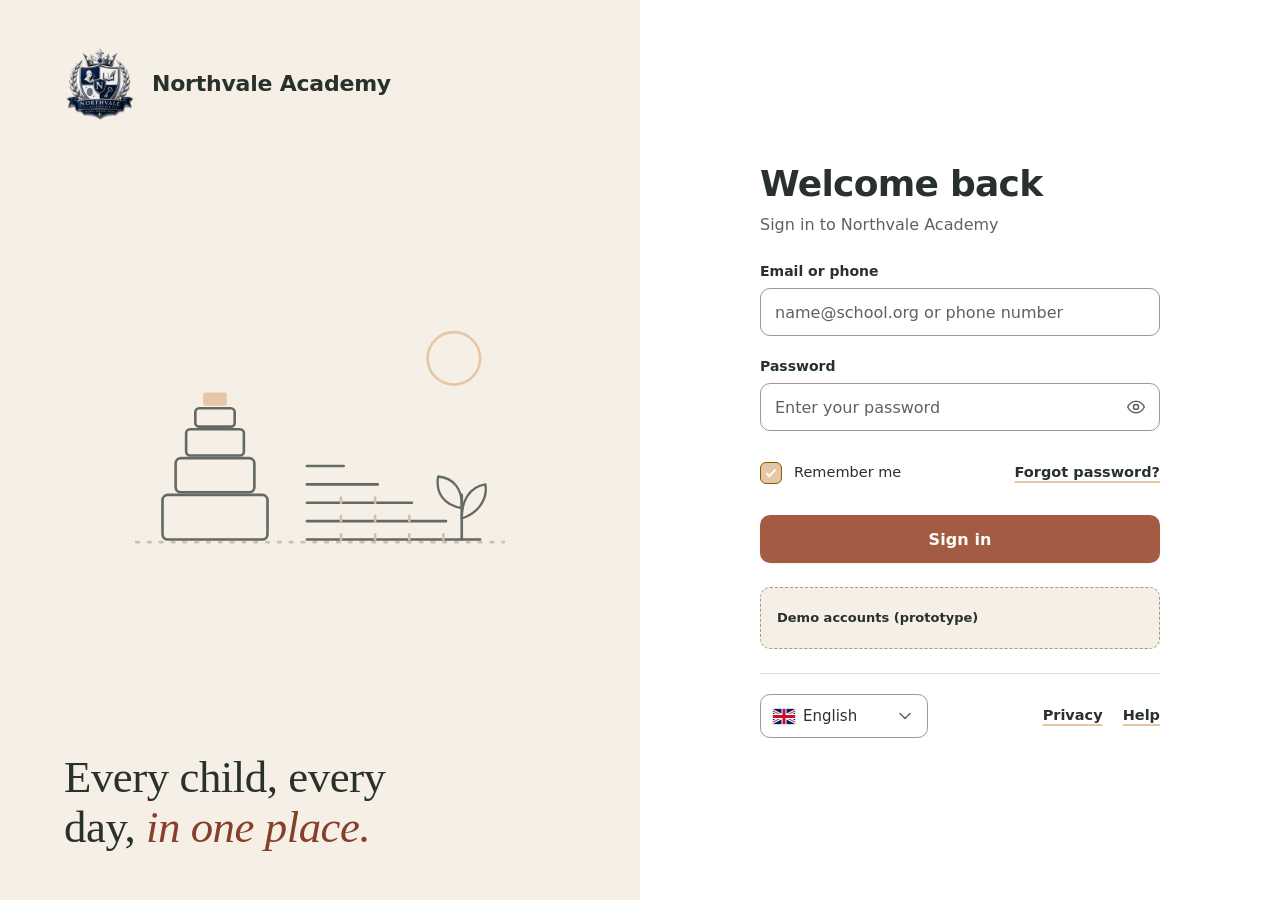
<file: first-login.html>
<!doctype html>
<html lang="en" dir="ltr">
<head>
  <meta charset="utf-8">
  <meta name="viewport" content="width=device-width, initial-scale=1, viewport-fit=cover">
  <title>Welcome · Nexora</title>
  <meta name="robots" content="noindex">
  <script src="config.js"></script>
  <link rel="stylesheet" href="styles.css">
</head>
<body class="auth-body" data-page="first-login">
<div class="auth">
  <section class="auth__brand" aria-labelledby="school-name">
    <div class="auth__school">
      <span class="auth__logo" data-school-logo></span>
      <p class="auth__school-name" id="school-name" data-school-name></p>
    </div>
  </section>
  <main class="auth__panel" id="content">
    <div class="auth__wrap auth-note" data-note>
      <noscript><p>Turn on JavaScript to see this page, or go back to <a href="signin.html">sign in</a>.</p></noscript>
    </div>
  </main>
</div>
<script src="store.js"></script>
<script src="i18n.js"></script>
<script src="support.js"></script>
</body>
</html>
</file>
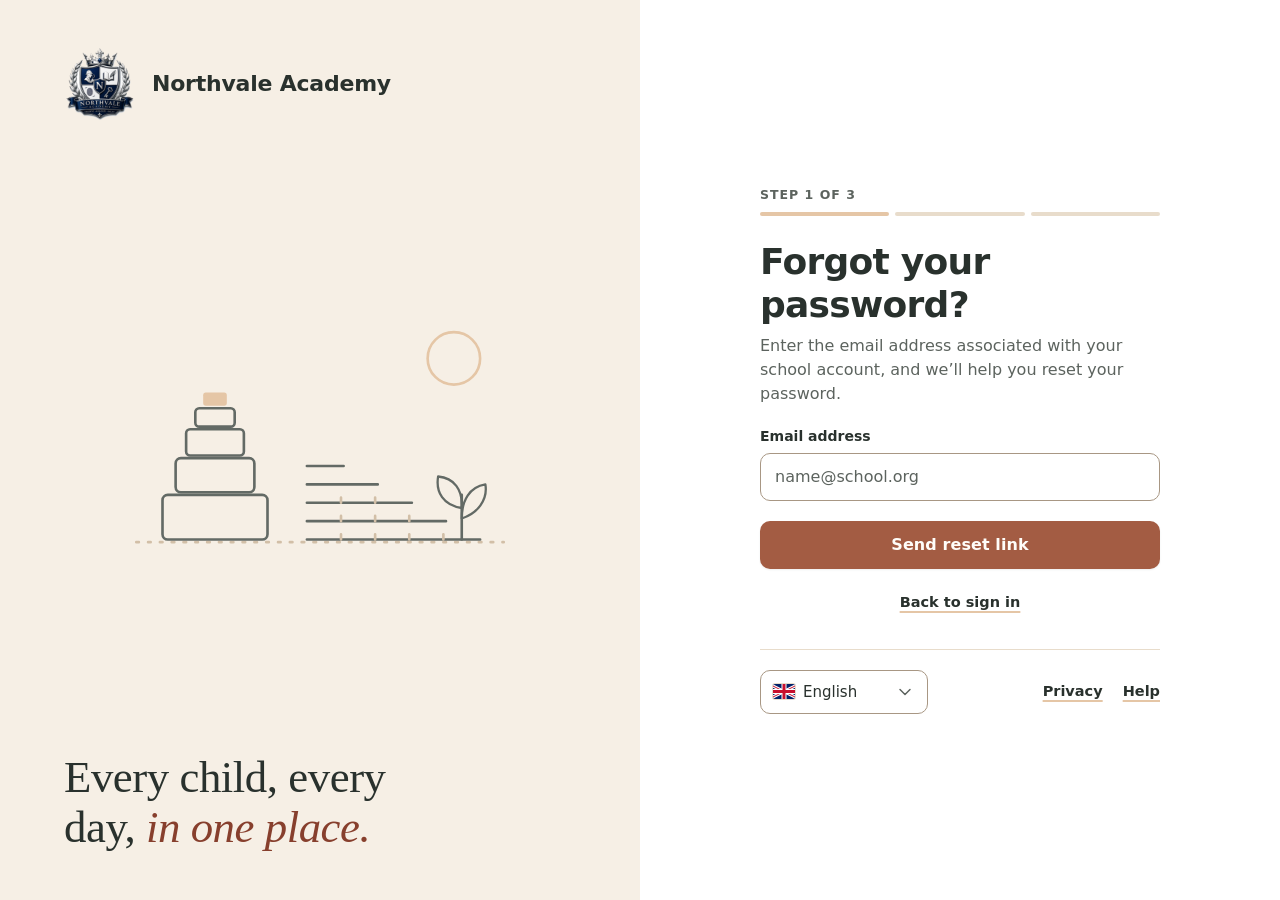
<file: forgot-password.html>
<!doctype html>
<html lang="en" dir="ltr">
<head>
  <meta charset="utf-8">
  <meta name="viewport" content="width=device-width, initial-scale=1, viewport-fit=cover, interactive-widget=resizes-content">
  <title>Reset password · Nexora</title>
  <meta name="robots" content="noindex">
  <script src="config.js"></script>
  <link rel="stylesheet" href="styles.css">
</head>
<body class="auth-body">

<div class="auth">
  <section class="auth__brand" data-auth-brand></section>

  <main class="auth__panel" id="content">
    <div class="auth__wrap rs">
      <div class="rs-progress">
        <p class="rs-progress__label" data-step-label></p>
        <div class="rs-progress__bar" aria-hidden="true"><span data-step-seg="1"></span><span data-step-seg="2"></span><span data-step-seg="3"></span></div>
      </div>

      <!-- Step 1 — find your account -->
      <form class="rs-step" data-step="1" novalidate>
        <header class="auth__head">
          <h1 class="auth__title" tabindex="-1" data-i18n="s1Title"></h1>
          <p class="auth__sub" data-i18n="s1Text"></p>
        </header>
        <div class="auth-alert auth-alert--error" data-alert="1" role="alert" hidden><svg class="icon" aria-hidden="true"><use href="#i-alert"/></svg><p data-alert-text></p></div>
        <div class="field">
          <label class="field__label" for="rs-email" data-i18n="emailAddress"></label>
          <input class="input" id="rs-email" name="email" type="email" inputmode="email" autocomplete="email" autocapitalize="none" spellcheck="false" dir="auto" required aria-describedby="rs-email-error" data-i18n-placeholder="emailPlaceholder">
          <p class="field__hint field__hint--error" id="rs-email-error" hidden></p>
        </div>
        <div class="rs-actions">
          <button class="btn btn--block auth-btn" type="submit" data-send data-label="sendResetLink"><span data-i18n="sendResetLink"></span></button>
          <a class="auth-link rs-actions__link" href="#" data-back-signin data-i18n="backToSignIn"></a>
        </div>
      </form>

      <!-- Step 2 — check your email -->
      <section class="rs-step" data-step="2" hidden aria-labelledby="rs-s2-title">
        <button class="rs-back" type="button" data-back><svg class="icon" aria-hidden="true"><use href="#i-arrow-left"/></svg><span data-i18n="back"></span></button>
        <svg class="rs-mail" viewBox="0 0 120 90" aria-hidden="true" focusable="false">
          <rect class="rs-mail__body" x="10" y="16" width="100" height="64" rx="8"/>
          <path class="rs-mail__flap" d="M12 22l48 34 48-34"/>
          <path class="rs-mail__line" d="M12 76l36-26M108 76L72 50"/>
          <circle class="rs-mail__dot" cx="104" cy="18" r="10"/>
        </svg>
        <header class="auth__head">
          <h1 class="auth__title" id="rs-s2-title" tabindex="-1" data-i18n="s2Title"></h1>
          <p class="auth__sub" data-s2-text></p>
        </header>
        <div class="auth-alert auth-alert--error" data-alert="2" role="alert" hidden><svg class="icon" aria-hidden="true"><use href="#i-alert"/></svg><p data-alert-text></p></div>
        <p class="auth-status rs-status" data-status role="status" aria-live="polite"></p>
        <div class="rs-actions">
          <button class="btn btn--block auth-btn" type="button" data-open-link data-label="openDemoLink"><span data-i18n="openDemoLink"></span></button>
          <p class="rs-note" data-i18n="demoLinkNote"></p>
          <button class="btn btn--block auth-btn auth-btn--outline" type="button" data-resend data-label="resend"></button>
        </div>
      </section>

      <!-- Step 3 — set a new password -->
      <form class="rs-step" data-step="3" hidden novalidate>
        <button class="rs-back" type="button" data-back><svg class="icon" aria-hidden="true"><use href="#i-arrow-left"/></svg><span data-i18n="back"></span></button>
        <header class="auth__head">
          <h1 class="auth__title" tabindex="-1" data-i18n="s3Title"></h1>
          <p class="auth__sub" data-i18n="s3Text"></p>
        </header>
        <div class="auth-alert auth-alert--error rs-invalid" data-link-invalid role="alert" hidden>
          <svg class="icon" aria-hidden="true"><use href="#i-clock"/></svg>
          <div><p data-i18n="linkInvalid"></p><button class="auth-link" type="button" data-new-link data-i18n="requestNewLink"></button></div>
        </div>
        <div class="auth-alert auth-alert--error" data-alert="3" role="alert" hidden><svg class="icon" aria-hidden="true"><use href="#i-alert"/></svg><p data-alert-text></p></div>

        <div class="field">
          <label class="field__label" for="rs-new" data-i18n="newPassword"></label>
          <div class="auth-pass">
            <input class="input" id="rs-new" name="new" type="password" autocomplete="new-password" required aria-describedby="rs-rules rs-strength">
            <button class="auth-pass__toggle" type="button" aria-controls="rs-new" data-toggle="rs-new"></button>
          </div>
          <ul class="rs-rules" id="rs-rules" data-i18n-aria-label="passwordRules">
            <li data-rule="length"><svg class="icon" aria-hidden="true"><use href="#i-circle"/></svg><span data-i18n="ruleLength"></span><span class="sr-only" data-rule-state></span></li>
            <li data-rule="number"><svg class="icon" aria-hidden="true"><use href="#i-circle"/></svg><span data-i18n="ruleNumber"></span><span class="sr-only" data-rule-state></span></li>
            <li data-rule="symbol"><svg class="icon" aria-hidden="true"><use href="#i-circle"/></svg><span data-i18n="ruleSymbol"></span><span class="sr-only" data-rule-state></span></li>
            <li data-rule="upper"><svg class="icon" aria-hidden="true"><use href="#i-circle"/></svg><span data-i18n="ruleUpper"></span><span class="sr-only" data-rule-state></span></li>
          </ul>
          <div class="rs-strength" id="rs-strength" data-level="none">
            <span class="rs-strength__track" aria-hidden="true"><span class="rs-strength__fill"></span></span>
            <span class="rs-strength__label"><span class="sr-only" data-i18n="strength"></span><span data-strength-label></span></span>
          </div>
        </div>

        <div class="field">
          <label class="field__label" for="rs-confirm" data-i18n="confirmPassword"></label>
          <div class="auth-pass">
            <input class="input" id="rs-confirm" name="confirm" type="password" autocomplete="new-password" required aria-describedby="rs-confirm-error">
            <button class="auth-pass__toggle" type="button" aria-controls="rs-confirm" data-toggle="rs-confirm"></button>
          </div>
          <p class="field__hint field__hint--error" id="rs-confirm-error" aria-live="polite" hidden></p>
        </div>

        <div class="rs-actions">
          <button class="btn btn--block auth-btn" type="submit" data-save data-label="savePassword" disabled><span data-i18n="savePassword"></span></button>
        </div>
      </form>

      <footer class="auth-foot" data-auth-foot></footer>
    </div>
  </main>
</div>

<script src="store.js"></script>
<script src="i18n.js"></script>
<script src="toast.js"></script>
<script src="auth.js"></script>
<script src="auth-ui.js"></script>
<script src="reset.js"></script>
</body>
</html>
</file>
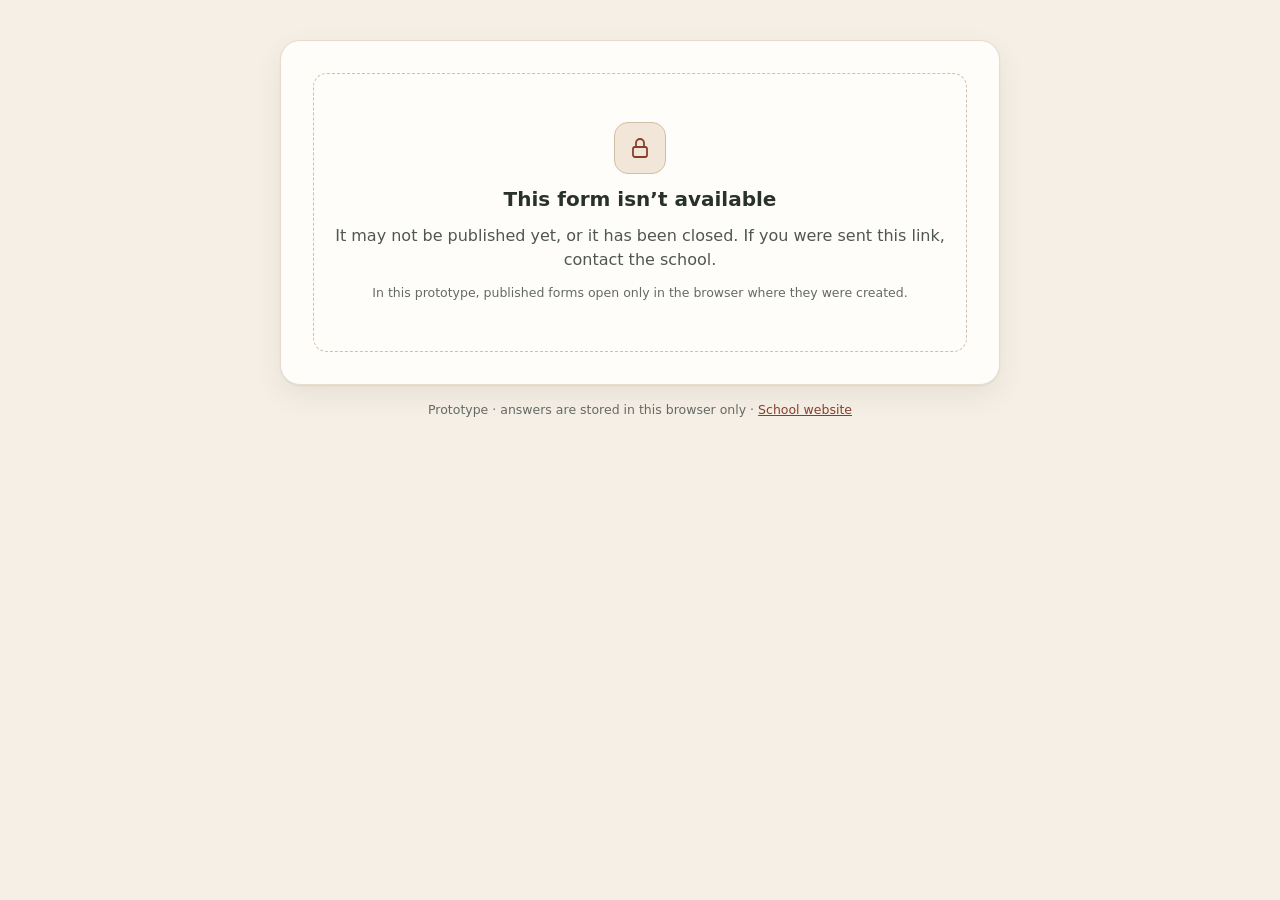
<file: form.html>
<!doctype html>
<html lang="en" dir="ltr">
<head>
  <meta charset="utf-8">
  <meta name="viewport" content="width=device-width, initial-scale=1, viewport-fit=cover">
  <title>Form · Northvale Academy</title>
  <meta name="robots" content="noindex">
  <script src="config.js"></script>
  <link rel="stylesheet" href="styles.css">
</head>
<body class="fkp-body">
<a class="skip-link" href="#fkp-main">Skip to the form</a>
<main class="fkp" id="fkp-main">
  <div class="fkp__card" data-host aria-busy="true"><p class="fk-help">Loading the form…</p></div>
  <p class="fkp__foot">Prototype · answers are stored in this browser only · <a href="index.html">School website</a></p>
</main>
<script src="store.js"></script>
<script src="toast.js"></script>
<script src="formkit.js"></script>
<script src="formpublic.js"></script>
</body>
</html>
</file>
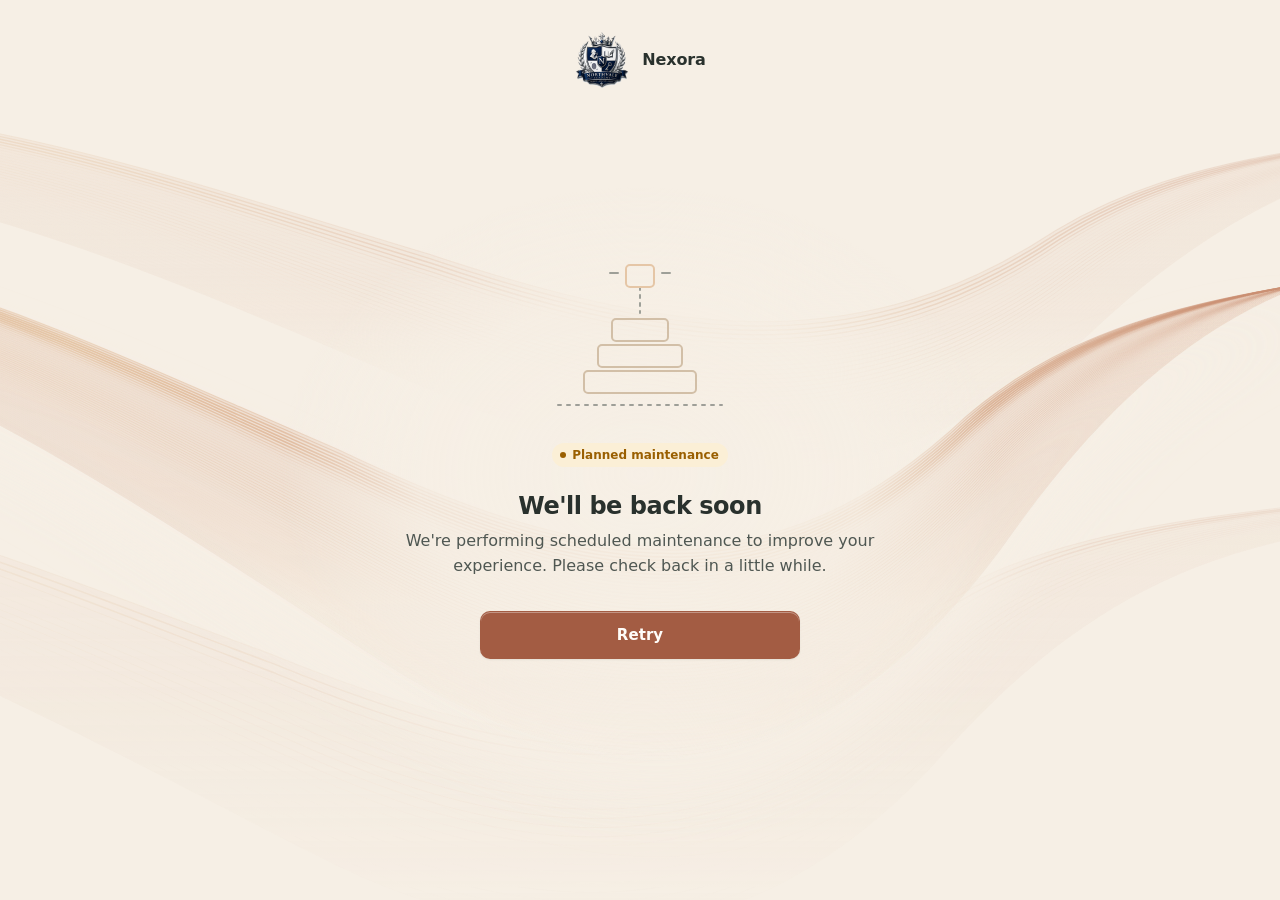
<file: maintenance.html>
<!doctype html>
<html lang="en">
<head>
  <meta charset="utf-8">
  <meta name="viewport" content="width=device-width, initial-scale=1, viewport-fit=cover">
  <title>We'll be back soon · Nexora</title>
  <meta name="robots" content="noindex">
  <script src="config.js"></script>
  <link rel="stylesheet" href="styles.css">
</head>
<body class="is-minimal">

<div class="backdrop" aria-hidden="true" data-backdrop>
  <svg class="wave wave--back" data-wave="back" viewBox="0 0 1600 900" preserveAspectRatio="xMidYMid slice" focusable="false"></svg>
  <svg class="wave wave--front" data-wave="front" viewBox="0 0 1600 900" preserveAspectRatio="xMidYMid slice" focusable="false"></svg>
  <svg class="wave wave--sheen" data-wave="sheen" viewBox="0 0 1600 900" preserveAspectRatio="xMidYMid slice" focusable="false"></svg>
</div>

<div class="main" id="main">
  <header class="nf-brandbar">
    <span class="brand"><img class="brand__logo nf-brandbar__logo" src="assets/logos/northvale-crest.png" alt="Northvale Academy" width="56" height="56"><span class="brand__name">Nexora</span></span>
  </header>

  <main class="nf-page mt-page" id="content">
    <div class="nf mt">
      <svg class="nf__art" viewBox="0 0 200 160" aria-hidden="true" focusable="false">
        <path class="nf-ln nf-ln--soft" d="M18 146h164" stroke-dasharray="3 6"/>
        <rect class="nf-ln" x="44" y="112" width="112" height="22" rx="4"/>
        <rect class="nf-ln" x="58" y="86" width="84" height="22" rx="4"/>
        <rect class="nf-ln" x="72" y="60" width="56" height="22" rx="4"/>
        <path class="nf-ln nf-ln--soft" d="M100 28v26" stroke-dasharray="3 5"/>
        <rect class="nf-ln nf-ln--accent" x="86" y="6" width="28" height="22" rx="4"/>
        <path class="nf-ln nf-ln--soft" d="M70 14h8M122 14h8"/>
      </svg>
      <span class="badge badge--warning mt__status">Planned maintenance</span>
      <h1 class="nf__title">We'll be back soon</h1>
      <p class="nf__text">We're performing scheduled maintenance to improve your experience. Please check back in a little while.</p>
      <div class="mt__actions">
        <button class="btn btn--primary btn--lg btn--block" type="button" data-retry>Retry</button>
      </div>
      <p class="mt__note" id="retry-status" role="status" aria-live="polite"></p>
    </div>
  </main>
</div>

<script src="backdrop.js"></script>
<script src="maintenance.js"></script>
</body>
</html>
</file>
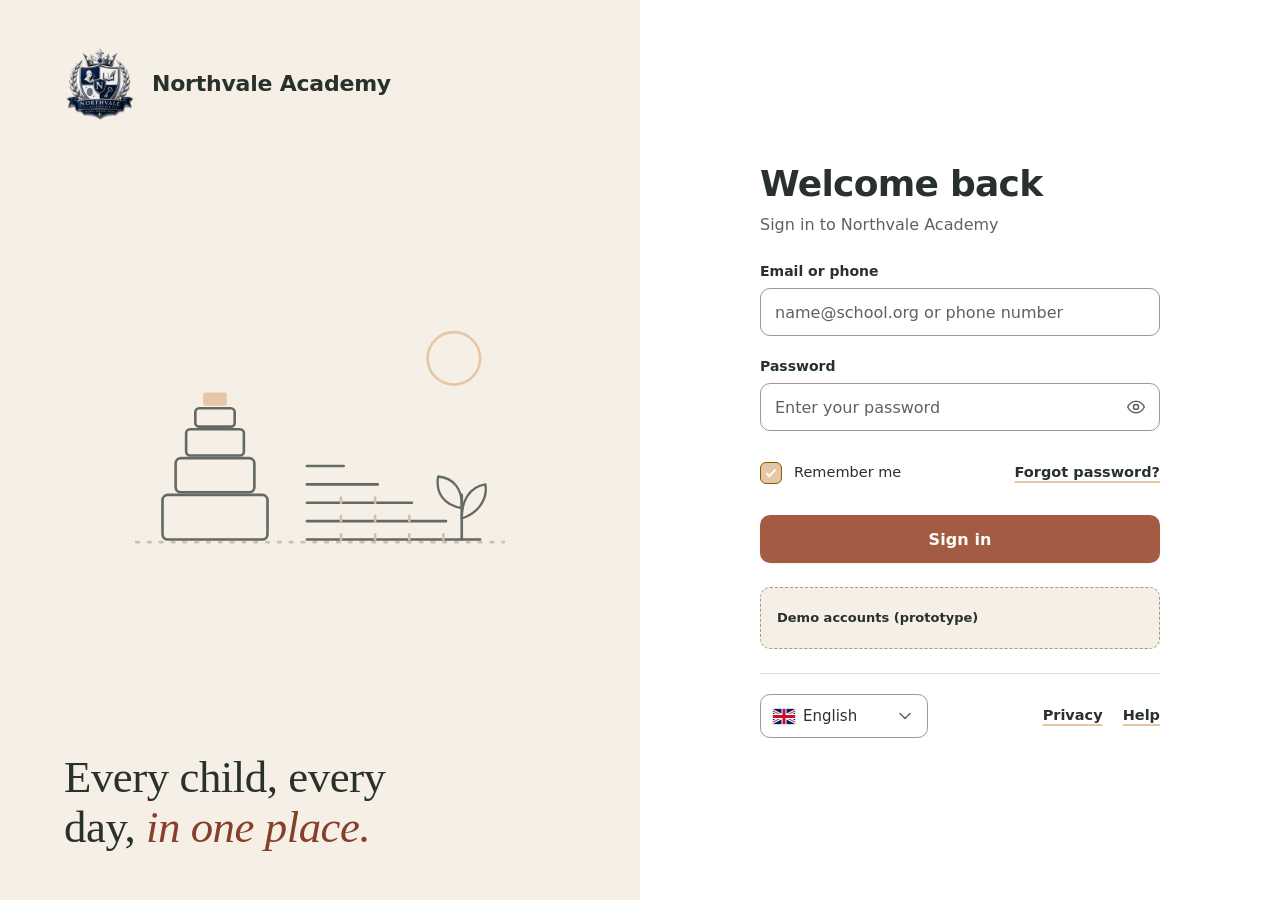
<file: plans.html>
<!doctype html>
<html lang="en">
<head>
  <meta charset="utf-8">
  <meta name="viewport" content="width=device-width, initial-scale=1, viewport-fit=cover">
  <title>Plans &amp; upgrade · Nexora</title>
  <script src="config.js"></script>
  <link rel="stylesheet" href="styles.css">
</head>
<body>

<div class="backdrop" aria-hidden="true" data-backdrop>
  <svg class="wave wave--back" data-wave="back" viewBox="0 0 1600 900" preserveAspectRatio="xMidYMid slice" focusable="false"></svg>
  <svg class="wave wave--front" data-wave="front" viewBox="0 0 1600 900" preserveAspectRatio="xMidYMid slice" focusable="false"></svg>
  <svg class="wave wave--sheen" data-wave="sheen" viewBox="0 0 1600 900" preserveAspectRatio="xMidYMid slice" focusable="false"></svg>
</div>

<a class="skip-link" href="#content">Skip to content</a>

<div class="main" id="main">
  <main class="nf-page" id="content" tabindex="-1">
    <noscript><p>Turn on JavaScript to see plans, or go to the <a href="design-system.html">dashboard</a>.</p></noscript>
  </main>
</div>

<script src="store.js"></script>
<script src="backdrop.js"></script>
<script src="toast.js"></script>
<script src="connectivity.js"></script>
<script src="bell.js"></script>
<script src="shell.js"></script>
<script src="plans.js"></script>
</body>
</html>
</file>
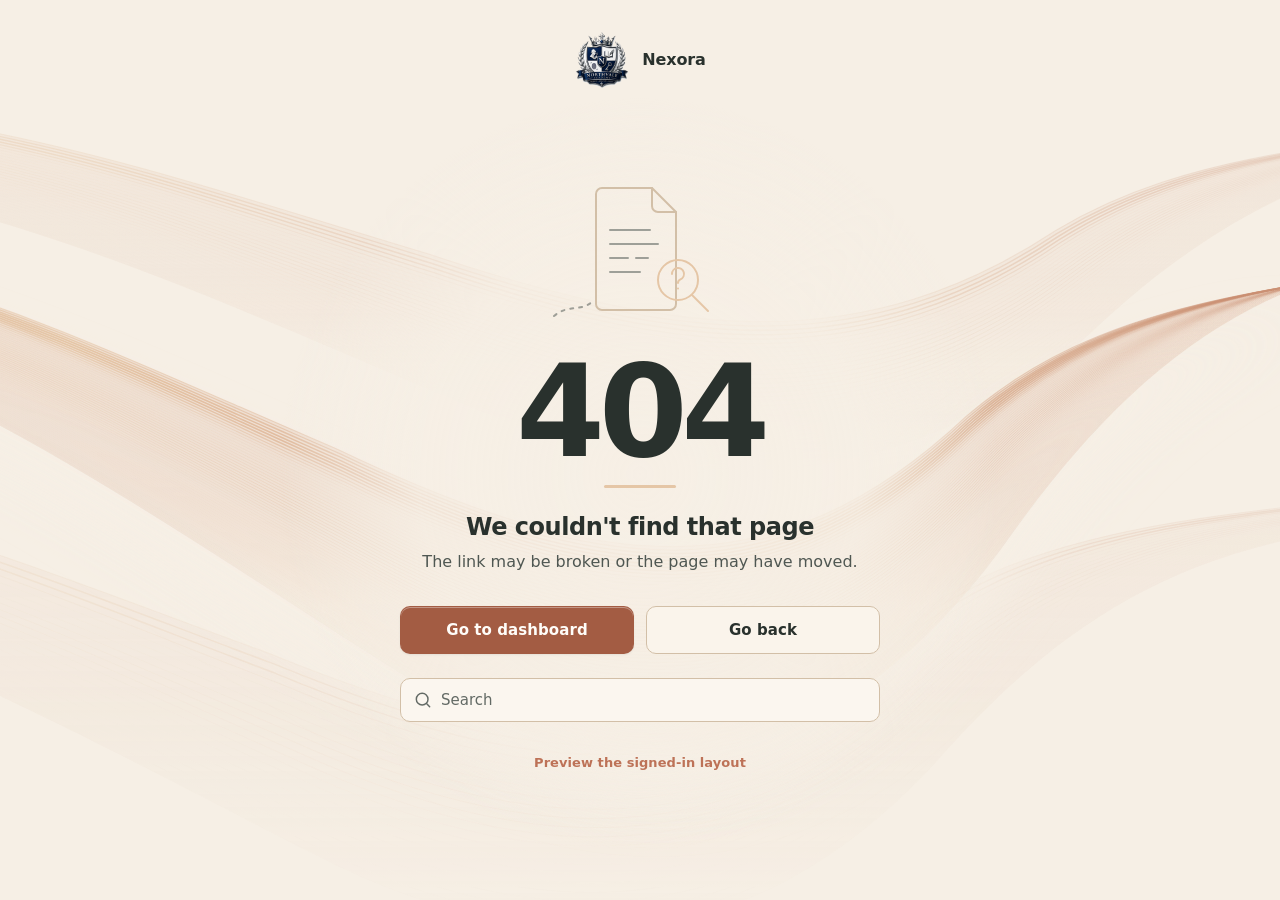
<file: record.html>
<!doctype html>
<html lang="en">
<head>
  <meta charset="utf-8">
  <meta name="viewport" content="width=device-width, initial-scale=1, viewport-fit=cover">
  <title>Record · Nexora</title>
  <script src="config.js"></script>
  <link rel="stylesheet" href="styles.css">
</head>
<body>

<div class="backdrop" aria-hidden="true" data-backdrop>
  <svg class="wave wave--back" data-wave="back" viewBox="0 0 1600 900" preserveAspectRatio="xMidYMid slice" focusable="false"></svg>
  <svg class="wave wave--front" data-wave="front" viewBox="0 0 1600 900" preserveAspectRatio="xMidYMid slice" focusable="false"></svg>
  <svg class="wave wave--sheen" data-wave="sheen" viewBox="0 0 1600 900" preserveAspectRatio="xMidYMid slice" focusable="false"></svg>
</div>

<a class="skip-link" href="#content">Skip to content</a>

<div class="main" id="main">
  <main class="nf-page" id="content" tabindex="-1">
    <noscript><p>Turn on JavaScript to see this record, or go to the <a href="design-system.html">design system</a>.</p></noscript>
  </main>
</div>

<script src="store.js"></script>
<script src="backdrop.js"></script>
<script src="toast.js"></script>
<script src="connectivity.js"></script>
<script src="bell.js"></script>
<script src="shell.js"></script>
<script src="notfound.js"></script>
<script src="children.js"></script>
<script src="framework.js"></script>
<script src="profile.js"></script>
<script src="record.js"></script>
</body>
</html>
</file>
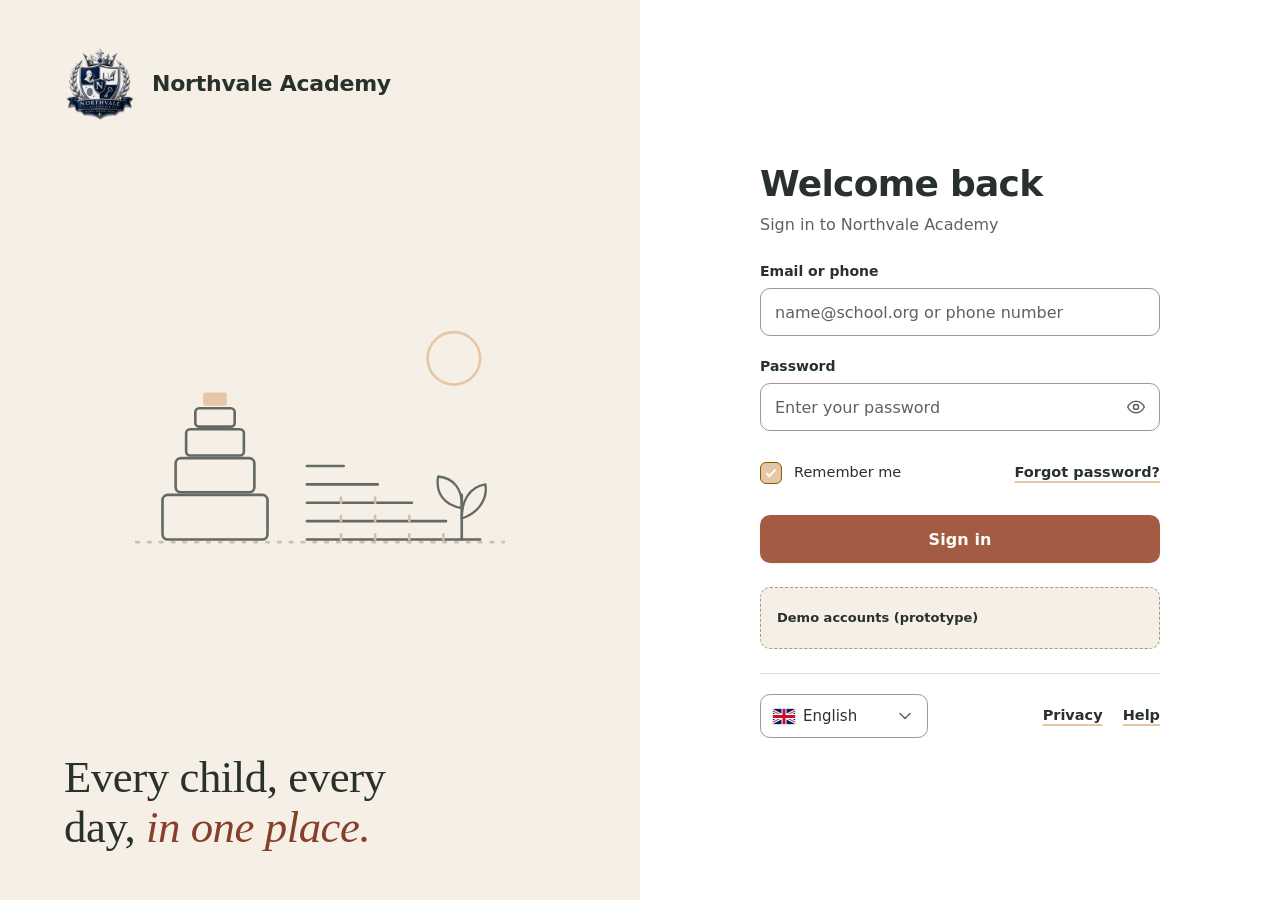
<file: setup.html>
<!doctype html>
<html lang="en" dir="ltr">
<head>
  <meta charset="utf-8">
  <meta name="viewport" content="width=device-width, initial-scale=1, viewport-fit=cover, interactive-widget=resizes-content">
  <title>School setup · Nexora</title>
  <meta name="robots" content="noindex">
  <script src="config.js"></script>
  <link rel="stylesheet" href="styles.css">
</head>
<body class="auth-body setup-body">

<a class="skip-link" href="#wz-card">Skip to setup form</a>

<header class="wz-top">
  <a class="wz-top__brand" href="design-system.html" data-brand>
    <img class="wz-top__logo" src="assets/logos/northvale-crest.png" alt="" width="40" height="40" data-logo>
    <span class="wz-top__name" data-school-name>School setup</span>
  </a>
  <button class="btn btn--sm auth-btn auth-btn--outline wz-top__exit" type="button" data-exit hidden>Save &amp; exit</button>
</header>

<main class="wz" id="content">
  <nav class="wz-steps" aria-label="Setup steps" hidden><ol data-stepper></ol></nav>
  <div class="wz-mprogress" data-mprogress hidden>
    <p class="wz-mprogress__label" data-mprogress-label></p>
    <span class="wz-mprogress__bar" aria-hidden="true"><span data-mprogress-fill></span></span>
  </div>

  <section class="wz-card" id="wz-card" tabindex="-1" aria-busy="true" data-card>
    <div class="wz-loading" data-loading>
      <span class="spinner" aria-hidden="true"></span>
      <p>Loading your school setup…</p>
    </div>
    <noscript><p>Turn on JavaScript to set up your school.</p></noscript>
  </section>
</main>

<dialog class="modal wz-dialog" id="wz-dialog" aria-labelledby="wz-dialog-title" aria-describedby="wz-dialog-text">
  <div class="modal__panel">
    <div class="modal__body">
      <h2 class="modal__title" id="wz-dialog-title"></h2>
      <p class="modal__desc" id="wz-dialog-text"></p>
    </div>
    <div class="modal__foot" data-dialog-actions></div>
  </div>
</dialog>

<script src="store.js"></script>
<script src="i18n.js"></script>
<script src="toast.js"></script>
<script src="setup.js"></script>
</body>
</html>
</file>
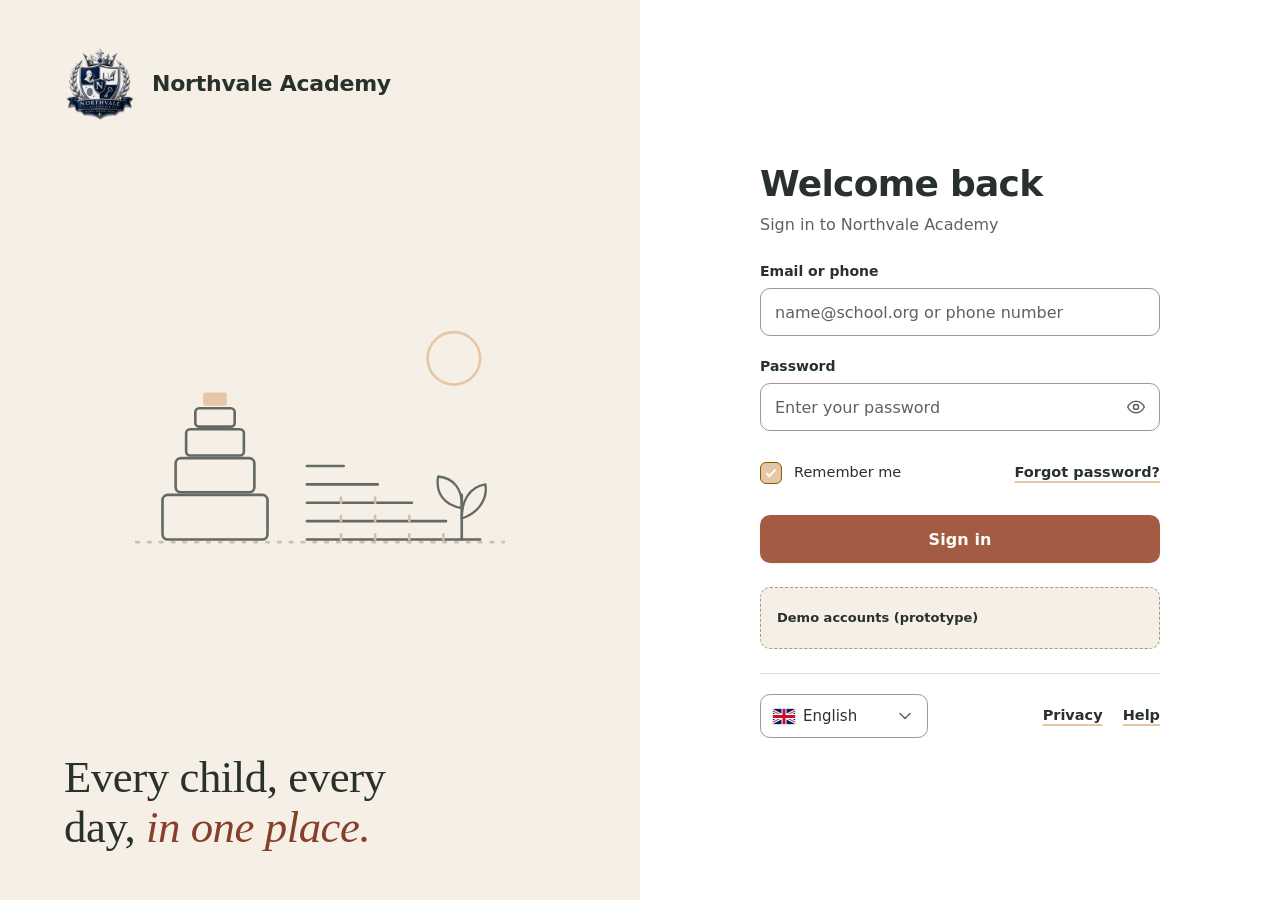
<file: signin.html>
<!doctype html>
<html lang="en" dir="ltr">
<head>
  <meta charset="utf-8">
  <meta name="viewport" content="width=device-width, initial-scale=1, viewport-fit=cover">
  <title>Sign in · Nexora</title>
  <meta name="robots" content="noindex">
  <script src="config.js"></script>
  <link rel="stylesheet" href="styles.css">
</head>
<body class="auth-body">

<a class="skip-link" href="#signin-form" data-i18n="skipToForm">Skip to sign-in form</a>

<div class="auth">
  <section class="auth__brand" data-auth-brand></section>

  <main class="auth__panel" id="content">
    <div class="auth__wrap">
      <header class="auth__head">
        <h1 class="auth__title" data-i18n="welcomeBack"></h1>
        <p class="auth__sub" data-i18n="signInTo"></p>
      </header>

      <div class="auth__alerts">
        <div class="auth-alert auth-alert--paused" data-paused role="status" hidden>
          <svg class="icon" aria-hidden="true"><use href="#i-pause"/></svg>
          <p data-i18n="schoolPaused"></p>
        </div>
        <div class="auth-alert auth-alert--error" data-alert role="alert" hidden>
          <svg class="icon" aria-hidden="true"><use href="#i-alert"/></svg>
          <p data-alert-text></p>
        </div>
        <div class="auth-alert auth-alert--error" data-lockout hidden>
          <svg class="icon" aria-hidden="true"><use href="#i-clock"/></svg>
          <div>
            <p role="alert" data-i18n="tooManyAttempts"></p>
            <p class="auth-alert__timer" role="timer" data-lockout-timer></p>
          </div>
        </div>
        <p class="auth-status" data-status role="status" aria-live="polite"></p>
      </div>

      <form class="auth-form" id="signin-form" novalidate data-signin-form>
        <div class="field">
          <label class="field__label" for="signin-id" data-i18n="emailOrPhone"></label>
          <input class="input" id="signin-id" name="identifier" type="text" inputmode="email" autocomplete="username" autocapitalize="none" spellcheck="false" dir="auto" required aria-describedby="signin-id-error" data-i18n-placeholder="emailOrPhonePlaceholder">
          <p class="field__hint field__hint--error" id="signin-id-error" hidden></p>
        </div>

        <div class="field">
          <label class="field__label" for="signin-password" data-i18n="password"></label>
          <div class="auth-pass">
            <input class="input" id="signin-password" name="password" type="password" autocomplete="current-password" required aria-describedby="signin-password-error" data-i18n-placeholder="passwordPlaceholder">
            <button class="auth-pass__toggle" type="button" aria-controls="signin-password" aria-pressed="false" data-toggle-password></button>
          </div>
          <p class="field__hint field__hint--error" id="signin-password-error" hidden></p>
        </div>

        <div class="auth-form__row">
          <label class="check"><input type="checkbox" name="remember" checked><span data-i18n="rememberMe"></span></label>
          <a class="auth-link" href="#" data-route="forgotPassword" data-i18n="forgotPassword"></a>
        </div>

        <button class="btn btn--block auth-btn" type="submit" data-submit data-label="signIn"><span data-i18n="signIn"></span></button>

        <div class="auth-sso" data-sso hidden>
          <p class="auth-divider"><span data-i18n="or"></span></p>
          <button class="btn btn--block auth-btn auth-btn--outline" type="button" data-sso-button><svg class="icon" aria-hidden="true"><use href="#i-key"/></svg><span data-i18n="signInWithSso"></span></button>
        </div>
      </form>

      <details class="auth-demo">
        <summary data-i18n="demoTitle"></summary>
        <div class="auth-demo__body" lang="en" dir="ltr">
          <p data-demo-note></p>
          <ul data-demo-accounts></ul>
          <p data-demo-schools></p>
        </div>
      </details>

      <footer class="auth-foot" data-auth-foot></footer>
    </div>
  </main>
</div>

<script src="store.js"></script>
<script src="i18n.js"></script>
<script src="toast.js"></script>
<script src="auth.js"></script>
<script src="auth-ui.js"></script>
<script src="signin.js"></script>
</body>
</html>
</file>
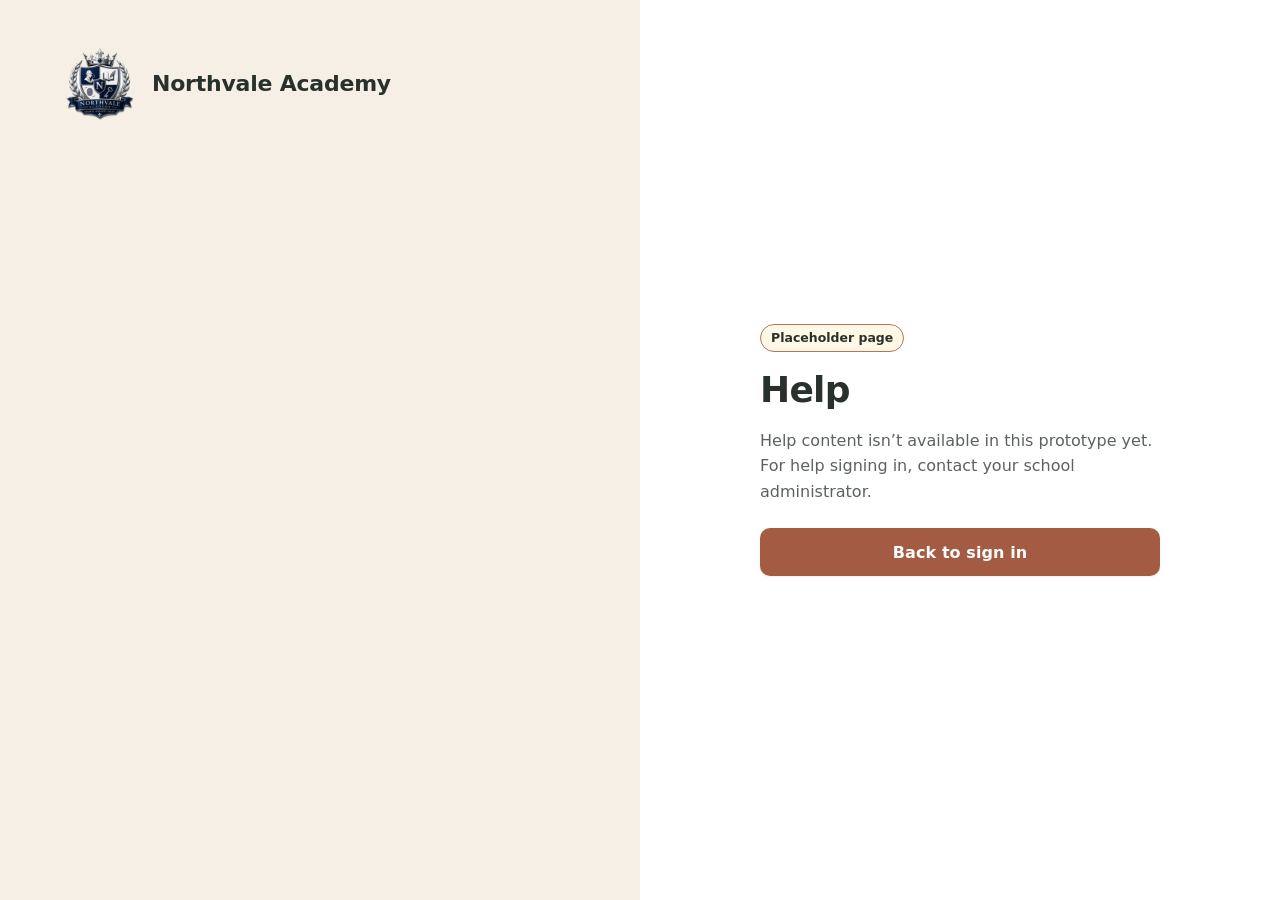
<file: support.html>
<!doctype html>
<html lang="en" dir="ltr">
<head>
  <meta charset="utf-8">
  <meta name="viewport" content="width=device-width, initial-scale=1, viewport-fit=cover">
  <title>Help · Nexora</title>
  <meta name="robots" content="noindex">
  <script src="config.js"></script>
  <link rel="stylesheet" href="styles.css">
</head>
<body class="auth-body" data-page="support">
<div class="auth">
  <section class="auth__brand" aria-labelledby="school-name">
    <div class="auth__school">
      <span class="auth__logo" data-school-logo></span>
      <p class="auth__school-name" id="school-name" data-school-name></p>
    </div>
  </section>
  <main class="auth__panel" id="content">
    <div class="auth__wrap auth-note" data-note>
      <noscript><p>Turn on JavaScript to see this page, or go back to <a href="signin.html">sign in</a>.</p></noscript>
    </div>
  </main>
</div>
<script src="store.js"></script>
<script src="i18n.js"></script>
<script src="support.js"></script>
</body>
</html>
</file>
